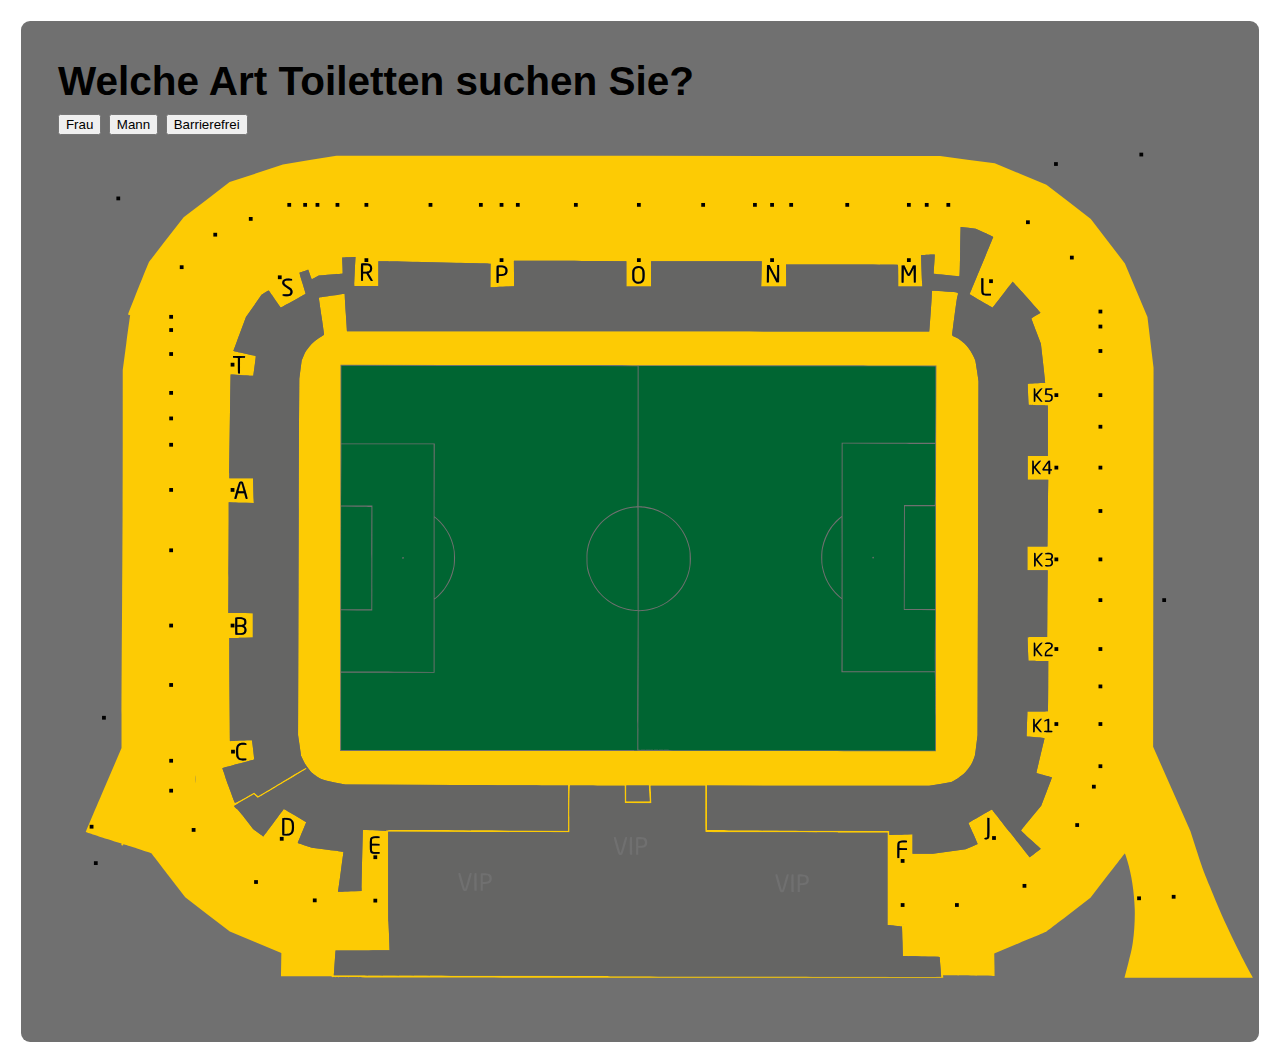
<file: index.html>
<!DOCTYPE html>
<html>
    <head>
        <meta charset="UTF-8">

        <title>Stadion Navigator</title>

        <link rel="stylesheet" href="css/style.css" />
        <script src="js/main.js"></script>
        <script src="js/webfunctions.js"></script>
    </head>
    <body>
        <div class="navbar">
            <input id="wc" type='image' src='img/toilets.svg' value='submit' onClick="startWC()"/>
            <input id="food" type='image' src='img/food.svg' value='submit' onClick="startFood()"/>
            <input id="b_access" type='image' src='img/rollstuhl.svg' value='submit' onClick="startAccess()"/>
            <input id="merch" type='image' src='img/merch.svg' value='submit' onClick="startMerch()"/>
        </div>
        <div class="inner-body">
            <div id="wctype">
                <h2  style="display: inline;">Welche Art Toiletten suchen Sie?</h2><br>
                <button onClick="settypeF()">Frau</button>
                <button onClick="settypeM()">Mann</button>
                <button onClick="settypeB()">Barrierefrei</button>
            </div>
            <div id="popup">
                <h2 style="display: inline;">Position eingeben</h2><br>
                <input type="text" id="position_inp"/><br>
                <button onClick="submitPosition(); getElementById('popup').style.zIndex = '0';getElementById('wctype').style.zIndex = '1'; ">Weiter</button>
            </div>
            <div class="map">
                <?xml version="1.0" encoding="UTF-8" standalone="no"?>
                <svg
                   xmlns:dc="http://purl.org/dc/elements/1.1/"
                   xmlns:cc="http://creativecommons.org/ns#"
                   xmlns:rdf="http://www.w3.org/1999/02/22-rdf-syntax-ns#"
                   xmlns:svg="http://www.w3.org/2000/svg"
                   xmlns="http://www.w3.org/2000/svg"
                   width="323.48962mm"
                   height="227.9386mm"
                   viewBox="0 0 323.48962 227.9386"
                   version="1.1"
                   id="svg8">
                  <defs
                     id="defs2">
                    <clipPath
                       clipPathUnits="userSpaceOnUse"
                       id="clipPath974">
                      <rect
                         style="fill:#ff0000;stroke-width:0.931;stroke-linejoin:round;paint-order:fill markers stroke"
                         id="rect976"
                         width="319.14102"
                         height="228.31877"
                         x="-241.27791"
                         y="18.898809" />
                    </clipPath>
                  </defs>
                  <metadata
                     id="metadata5">
                    <rdf:RDF>
                      <cc:Work
                         rdf:about="">
                        <dc:format>image/svg+xml</dc:format>
                        <dc:type
                           rdf:resource="http://purl.org/dc/dcmitype/StillImage" />
                        <dc:title></dc:title>
                      </cc:Work>
                    </rdf:RDF>
                  </metadata>
                  <g
                     id="g933"
                     transform="matrix(0.95443108,0,0,0.95443108,-133.81618,-21.665941)"
                     style="display:inline;opacity:1">
                    <path
                       style="display:inline;fill:#fdcb04;stroke-width:0.0846667"
                       d="m 239.26195,255.99104 c -25.42679,-0.08 -23.114,-0.0593 -23.114,-0.20699 0,-0.11188 -0.8416,-0.127 -7.06642,-0.127 h -7.06642 l 0.0524,-3.2411 0.0524,-3.24111 -7.14166,-2.96072 -7.14165,-2.96074 -6.182,-4.74594 -6.18201,-4.74594 -4.60351,-6.00672 c -2.53193,-3.30371 -4.65239,-6.07446 -4.71213,-6.15725 -0.0716,-0.0992 -1.37705,-0.55262 -3.8298,-1.33013 -2.04665,-0.64879 -3.78539,-1.20426 -3.86388,-1.23437 -0.0904,-0.0347 -0.14317,-0.0127 -0.14399,0.0601 -0.003,0.2362 -0.13742,0.33747 -0.37104,0.27883 -0.19975,-0.0501 -0.22251,-0.0883 -0.17677,-0.29655 l 0.0525,-0.23901 -0.9582,-0.30019 c -5.23745,-1.64078 -8.91499,-2.83624 -8.93807,-2.90547 -0.0154,-0.0463 2.20234,-5.29918 4.9284,-11.67303 l 4.95647,-11.58883 0.001,-9.39809 c 7.6e-4,-5.16896 0.0763,-19.70416 0.168,-32.30044 0.0999,-13.72463 0.16719,-30.95831 0.16799,-43.00547 l 0.001,-20.103142 0.97356,-7.286527 c 0.53545,-4.00759 1.00681,-7.42608 1.04745,-7.596645 0.0725,-0.304146 0.0685,-0.311138 -0.20858,-0.363113 -0.15537,-0.02915 -0.30433,-0.08833 -0.33102,-0.131522 -0.0438,-0.07081 5.49088,-13.971938 5.76415,-14.477581 0.0629,-0.116417 2.25897,-2.973917 4.88011,-6.35 l 4.76572,-6.138333 6.37138,-4.870913 6.37137,-4.870912 7.38676,-2.423583 7.38676,-2.423583 7.40834,-1.243619 7.40833,-1.243618 83.693,0.0594 83.69299,0.0594 7.56026,1.00131 7.56025,1.001309 7.16374,2.974508 7.16374,2.974509 6.15764,4.738442 6.15764,4.738443 4.72391,6.169896 4.72391,6.169896 3.12644,7.437557 3.12643,7.437557 0.84284,7.027333 0.84284,7.027334 -0.0575,52.535667 -0.0575,52.53567 5.17266,11.70624 5.17266,11.70625 1.60312,4.97308 c 1.54851,4.80367 1.67808,5.15914 3.80336,10.4341 1.21012,3.00355 2.83626,6.8707 3.61364,8.59366 2.21961,4.91954 5.98138,12.49768 7.84393,15.80171 0.2268,0.40232 0.41236,0.75485 0.41236,0.78339 0,0.0285 -8.00544,0.0519 -17.78987,0.0519 H 435.8375 l 0.0573,-0.1905 c 0.0315,-0.10477 0.49385,-1.88595 1.02746,-3.95816 0.85884,-3.33526 1.00315,-4.00088 1.25749,-5.79967 0.40052,-2.83274 0.59511,-6.23997 0.5198,-9.10167 -0.12203,-4.63709 -0.89766,-9.70792 -2.05472,-13.4332 -0.59606,-1.91907 -0.63835,-2.02601 -0.7692,-1.94513 -0.0469,0.029 -2.19428,2.79732 -4.77196,6.15188 l -4.68672,6.0992 -6.08928,4.67513 c -3.3491,2.57132 -6.2066,4.73639 -6.35,4.81127 -0.1434,0.0749 -3.40397,1.43874 -7.24572,3.03081 l -6.985,2.89467 0.0561,3.10752 c 0.0308,1.70913 0.0482,3.11556 0.0386,3.12539 -0.0185,0.0189 -9.31777,-0.11293 -12.44494,-0.1765 l -1.85164,-0.0376 0.0421,0.37331 0.0421,0.37329 -64.39976,-0.017 c -35.41987,-0.009 -72.30551,-0.0419 -81.9681,-0.0723 z m 145.796,-0.29355 c 0,-0.23154 -0.42561,-5.40507 -0.44603,-5.42177 -0.0108,-0.009 -2.30194,-0.0584 -5.09143,-0.1102 -2.78948,-0.0518 -5.08069,-0.10419 -5.09159,-0.11648 -0.0109,-0.0123 -0.067,-1.85112 -0.1248,-4.08632 -0.0577,-2.2352 -0.11888,-4.07956 -0.13585,-4.09856 -0.017,-0.019 -0.91701,-0.12162 -2.00008,-0.22803 -1.08308,-0.10642 -1.97875,-0.19564 -1.99039,-0.19828 -0.0116,-0.003 -0.0212,-5.7579 -0.0212,-12.78947 v -12.78466 l -6.70983,-0.0132 c -3.69041,-0.007 -6.82413,-0.0212 -6.96383,-0.0309 -0.1397,-0.01 -8.1788,-0.0473 -17.86467,-0.0836 -15.15289,-0.0568 -18.24333,-0.0763 -18.90183,-0.11938 -0.0837,-0.005 -0.10583,-1.34552 -0.10583,-6.39925 v -6.39233 h -7.54813 -7.54813 l 0.0563,1.3335 c 0.031,0.73342 0.0803,1.8159 0.10972,2.40551 l 0.0534,1.07199 -0.20277,0.0287 c -0.11152,0.0158 -1.78392,0.01 -3.71643,-0.0137 l -3.51367,-0.0423 -0.0225,-2.37796 -0.0225,-2.37795 -7.55026,-0.0541 c -4.15263,-0.0298 -7.55686,-0.0455 -7.56494,-0.035 -0.0475,0.0615 -0.1208,5.4438 -0.12145,8.91381 l -8.5e-4,4.06873 -0.5715,-0.0153 c -0.31432,-0.008 -11.63002,-0.0429 -25.146,-0.0768 l -24.5745,-0.0615 v 11.58669 c 0,6.56004 0.0367,12.33966 0.0848,13.32235 0.18396,3.75216 0.3451,7.89589 0.30846,7.93253 -0.0212,0.0212 -3.39492,0.0344 -7.49713,0.0294 -4.1022,-0.005 -7.46251,0.002 -7.46735,0.0149 -0.0182,0.05 -0.48285,6.88284 -0.46906,6.89739 0.008,0.008 14.66336,0.0549 32.56763,0.10339 17.90427,0.0485 37.75387,0.10824 44.11022,0.1328 6.35635,0.0245 23.31085,0.0688 37.67666,0.0984 14.36582,0.0296 26.13429,0.0665 26.15217,0.082 0.0179,0.0155 6.29485,0.0301 13.94884,0.0324 12.5302,0.004 13.91632,-0.009 13.91632,-0.12745 z m -10.43517,-14.40747 c -0.0815,-0.0213 -0.21484,-0.0213 -0.29633,0 -0.0815,0.0213 -0.0148,0.0387 0.14816,0.0387 0.16299,0 0.22966,-0.0174 0.14817,-0.0387 z m -152.31533,-9.22414 2.05317,-0.056 0.003,-0.60124 c 0.009,-2.06598 0.33043,-16.24477 0.36948,-16.28382 0.045,-0.045 3.72304,0.087 5.61815,0.20155 0.78575,0.0475 0.86783,0.0386 0.86783,-0.0937 0,-0.15771 0.57241,-0.15766 38.62916,0.004 l 11.7475,0.0498 v -6.27295 -6.27295 l -0.4445,-0.004 c -0.24447,-0.002 -14.14145,-0.0564 -30.88216,-0.11996 l -30.43767,-0.11547 -2.93879,-0.59548 c -3.60266,-0.73 -3.93555,-0.85386 -5.48554,-2.04113 -0.96104,-0.73613 -1.13707,-0.91555 -1.91478,-1.95157 -0.67169,-0.89479 -0.97026,-1.3875 -1.38398,-2.28391 l -0.52752,-1.143 -0.41613,-2.87867 -0.41613,-2.87867 0.12348,-41.91 c 0.0679,-23.0505 0.14485,-45.26547 0.17098,-49.366611 l 0.0475,-7.456615 0.33188,-2.534052 0.33187,-2.534053 0.51881,-1.23172 c 0.46292,-1.099031 0.60837,-1.347246 1.35019,-2.304116 0.67112,-0.865676 1.03335,-1.238105 1.87911,-1.932033 0.65609,-0.538313 1.30797,-0.989155 1.74397,-1.206138 0.38295,-0.190577 0.71042,-0.386138 0.72772,-0.434582 0.0173,-0.04844 -0.28085,-2.183578 -0.66258,-4.744744 -0.38172,-2.561167 -0.71785,-4.866217 -0.74697,-5.122334 l -0.0529,-0.465666 0.27325,-0.01952 c 0.15029,-0.01074 1.74519,-0.248863 3.54421,-0.529167 1.79903,-0.280305 3.29446,-0.509646 3.32317,-0.509646 0.0287,0 0.0524,0.295275 0.0527,0.656167 0,0.360892 0.13349,2.599267 0.29607,4.974167 0.16259,2.3749 0.29572,4.417663 0.29587,4.539473 v 0.221472 l 80.70849,0.04122 c 44.38968,0.02267 80.72168,0.03048 80.73778,0.01736 0.0465,-0.03793 0.60204,-8.050145 0.67279,-9.704053 0.0353,-0.823821 0.0847,-1.518428 0.10981,-1.543572 0.0251,-0.02514 1.65298,0.05666 3.61742,0.181776 4.14779,0.264183 3.70227,0.06812 3.35941,1.478427 -0.17006,0.700561 -1.39611,10.068384 -1.39611,10.669137 0,0.08654 0.27133,0.247877 0.78316,0.4657 0.58192,0.247644 1.05943,0.545532 1.85821,1.159198 0.97333,0.747763 1.15301,0.930232 1.89905,1.928565 0.80539,1.077734 1.47887,2.331562 1.84274,3.430655 0.0742,0.224004 0.30661,1.604276 0.51657,3.067269 l 0.38173,2.65999 -0.13364,49.071346 -0.13365,49.07135 -0.33722,2.70933 c -0.18548,1.49013 -0.37318,2.84736 -0.41712,3.01605 -0.0439,0.16869 -0.28593,0.79381 -0.53777,1.38916 -0.38837,0.91811 -0.58371,1.24678 -1.28661,2.16469 -0.68366,0.89277 -1.00731,1.22724 -1.84892,1.91076 -0.62023,0.50373 -1.36873,1.01548 -1.9092,1.30537 l -0.889,0.47681 -3.09033,0.52241 -3.09034,0.52239 -30.7975,-0.0235 -30.7975,-0.0235 10e-6,6.15327 v 6.15329 l 0.74083,0.0324 c 0.40746,0.0178 4.15078,0.0395 8.3185,0.0482 4.16772,0.009 9.23502,0.0354 11.26067,0.0594 2.02565,0.024 9.65517,0.067 16.95449,0.0955 l 13.2715,0.0518 v 0.55308 0.55308 l 1.7145,-0.0568 c 0.94298,-0.0312 2.39078,-0.0812 3.21734,-0.11105 l 1.50283,-0.0542 v 2.72256 2.72255 h 2.80693 2.80693 l 4.5379,-0.63627 4.53791,-0.63626 1.67544,-0.68946 c 0.9215,-0.37921 1.69012,-0.7132 1.70805,-0.74222 0.0179,-0.029 -0.55624,-1.36164 -1.27593,-2.9614 -0.71969,-1.59976 -1.29781,-2.91675 -1.28471,-2.92664 0.27753,-0.20954 6.44398,-3.76147 6.48481,-3.7353 0.0321,0.0206 2.38244,3.01026 5.223,6.64375 2.84057,3.63349 5.18372,6.60781 5.207,6.60959 0.0909,0.007 3.1389,-2.3033 3.11536,-2.36137 -0.0138,-0.034 -1.25651,-1.15701 -2.76166,-2.49568 -1.82079,-1.6194 -2.72114,-2.47436 -2.69031,-2.55469 0.0255,-0.0664 1.29018,-1.63933 2.81045,-3.49537 l 2.76411,-3.37463 1.51377,-3.91939 c 0.83257,-2.15566 1.4938,-3.93936 1.4694,-3.96376 -0.0244,-0.0244 -0.98542,-0.28567 -2.13561,-0.58057 -1.15018,-0.29491 -2.12043,-0.56539 -2.15611,-0.60107 -0.0357,-0.0357 0.44887,-2.17793 1.07677,-4.76057 0.6279,-2.58263 1.14182,-4.75372 1.14207,-4.82463 0,-0.10819 -0.39691,-0.15951 -2.47065,-0.31913 -1.35909,-0.10461 -2.47595,-0.19899 -2.48191,-0.20974 -0.006,-0.0107 0.0364,-1.33398 0.094,-2.94053 0.0577,-1.60655 0.10772,-3.15639 0.11125,-3.44409 l 0.006,-0.52308 2.82939,-0.0272 c 1.55616,-0.015 2.84826,-0.0463 2.87134,-0.0696 0.0231,-0.0233 0.0526,-3.16653 0.0657,-6.985 l 0.0237,-6.94266 -2.72573,-0.0223 c -1.49915,-0.0123 -2.72882,-0.0313 -2.73259,-0.0423 -0.0329,-0.0957 -0.29931,-6.46992 -0.27247,-6.51816 0.0194,-0.0349 1.24765,-0.0635 2.72939,-0.0635 h 2.69407 l 0.0529,-7.00617 c 0.0291,-3.85339 0.0623,-8.01581 0.0738,-9.24983 l 0.0208,-2.24367 -2.81516,-0.0223 -2.81517,-0.0223 v -3.25853 -3.25852 h 2.7814 2.7814 l 0.0552,-5.3975 c 0.0304,-2.96863 0.0797,-7.14058 0.10972,-9.271 l 0.0545,-3.8735 h -2.8488 -2.84879 v -3.302 -3.302 h 2.794 2.794 v -6.97294 -6.972942 l -0.52042,-0.05439 c -0.28626,-0.02992 -1.46855,-0.05439 -2.62735,-0.05439 -1.61073,0 -2.11501,-0.02492 -2.14131,-0.105834 -0.0441,-0.13552 -0.31925,-5.828873 -0.28345,-5.864176 0.0311,-0.03069 3.79014,-0.210657 4.40015,-0.210657 h 0.41035 l -0.002,-0.3175 c -9.3e-4,-0.174625 -0.26361,-2.62255 -0.58374,-5.439833 l -0.58204,-5.122334 -1.32126,-3.448522 c -0.7267,-1.896688 -1.3211,-3.477838 -1.32089,-3.513667 0,-0.03583 0.57332,-0.403171 1.2736,-0.816315 0.70029,-0.413144 1.26209,-0.777972 1.24846,-0.810728 -0.0475,-0.11417 -7.62631,-8.555737 -7.67768,-8.55168 -0.0285,0.0022 -1.27096,1.586335 -2.76109,3.520192 -1.49013,1.933857 -2.74964,3.549863 -2.79891,3.591123 -0.0564,0.04725 -1.24727,-0.618074 -3.21733,-1.797527 -1.72027,-1.029901 -3.14009,-1.882199 -3.15516,-1.893998 -0.0151,-0.0118 1.44015,-3.558774 3.23381,-7.882166 1.79366,-4.323391 3.27284,-7.908604 3.28707,-7.967138 0.0161,-0.06647 -0.88736,-0.516567 -2.40647,-1.198823 l -2.43232,-1.092396 -2.08209,-0.269882 c -1.14514,-0.148435 -2.0955,-0.256462 -2.1119,-0.240061 -0.0164,0.0164 -0.0782,3.106193 -0.13734,6.866204 -0.0852,5.41713 -0.12986,6.836384 -0.21514,6.836384 -0.31282,0 -7.08895,-0.681502 -7.12392,-0.716481 -0.0227,-0.02272 0.0463,-1.223736 0.1533,-2.668922 0.10703,-1.445186 0.16937,-2.652852 0.13852,-2.683702 -0.0652,-0.06516 -3.69186,0.11029 -3.76365,0.182076 -0.0452,0.04523 0.18523,6.196287 0.29591,7.897862 l 0.051,0.783167 h -3.35683 -3.35683 v -2.96599 c 0,-2.298937 -0.0238,-2.973334 -0.10584,-2.99864 -0.0582,-0.01796 -7.04955,-0.05349 -15.53633,-0.07896 l -15.4305,-0.04631 v 3.044952 3.04495 h -3.4375 -3.4375 l 0.0624,-3.471334 0.0624,-3.471333 h -15.33625 -15.33624 v 3.471333 3.471334 h -3.429 -3.429 V 60.89617 57.396473 l -8.4455,-0.05626 c -4.64503,-0.03094 -11.66122,-0.05628 -15.59154,-0.05631 l -7.14603,-4.6e-5 0.034,3.534833 0.034,3.534834 -2.159,0.09586 c -1.18745,0.05272 -2.66864,0.121735 -3.29153,0.153359 l -1.13253,0.0575 0.036,-3.264858 c 0.0198,-1.795673 0.0342,-3.264991 0.0319,-3.265155 -0.31648,-0.02244 -29.39235,-0.676544 -30.08201,-0.676741 l -1.03716,-2.96e-4 v 3.429 3.429 h -3.34434 -3.34433 V 63.89917 c 0,-0.454732 0.21821,-5.383891 0.29997,-6.776082 l 0.0517,-0.880439 -1.83133,0.04532 c -1.00724,0.02493 -1.84108,0.05917 -1.85298,0.07611 -0.0119,0.01693 0.0206,1.021384 0.0723,2.232117 0.0517,1.210733 0.073,2.225664 0.0473,2.255402 -0.0257,0.02974 -1.0182,0.116945 -2.20565,0.193794 -1.18745,0.07685 -2.66337,0.178812 -3.27983,0.226583 l -1.12083,0.08686 -0.89496,0.507076 c -0.49223,0.278892 -0.94587,0.526611 -1.00809,0.550489 -0.0816,0.0313 -0.23697,-0.330238 -0.55695,-1.295726 -0.2441,-0.736527 -0.45076,-1.348122 -0.45926,-1.359099 -0.0251,-0.03238 -2.36819,0.75567 -2.44053,0.820802 -0.0364,0.03274 0.33752,1.344618 0.83085,2.915282 0.49334,1.570664 0.88447,2.893273 0.86918,2.939131 -0.0225,0.06761 -6.66219,3.775418 -6.85493,3.828028 -0.031,0.0085 -0.78679,-1.032368 -1.67954,-2.312951 -0.89274,-1.280583 -1.65163,-2.358205 -1.68642,-2.394714 -0.0348,-0.03651 -0.4982,0.207876 -1.0298,0.54308 l -0.96655,0.609461 -2.15872,3.097586 -2.15872,3.097587 -1.75674,4.692323 c -0.9662,2.580778 -1.744,4.705059 -1.72843,4.720625 0.0156,0.01557 1.41353,0.33403 3.10659,0.707699 1.69306,0.373669 3.0933,0.694415 3.11166,0.712771 0.0257,0.02571 -0.65891,5.387705 -0.69367,5.432951 -0.004,0.0057 -1.41767,-0.07431 -3.14064,-0.177813 -1.72297,-0.103501 -3.13942,-0.183966 -3.14767,-0.178811 -0.022,0.01376 -0.36762,25.850628 -0.36674,27.418418 l 7.4e-4,1.3335 h 3.29004 3.29003 l 0.0554,2.30717 c 0.0305,1.26894 0.0793,2.81563 0.10849,3.43708 l 0.0531,1.12992 -2.27669,-0.0514 c -1.25218,-0.0283 -2.81961,-0.0732 -3.48319,-0.0998 l -1.2065,-0.0484 v 5.41172 c 0,2.97645 -0.0253,9.87573 -0.0563,15.33176 l -0.0563,9.92002 h 1.22793 c 0.67535,0 2.20565,0.0252 3.40065,0.0559 l 2.17274,0.0559 v 3.3595 3.35951 l -2.2225,0.0557 c -1.22238,0.0307 -2.68923,0.0558 -3.25967,0.0559 h -1.03717 l -10e-4,2.39184 c -0.002,3.47211 0.18559,26.17793 0.21615,26.21187 0.0142,0.0158 1.36966,-0.0508 3.01208,-0.14792 1.80653,-0.10685 3.00537,-0.14564 3.03469,-0.0982 0.0748,0.12095 0.69859,5.26559 0.645,5.31918 -0.026,0.026 -2.0171,0.57565 -4.42468,1.22145 -2.40757,0.6458 -4.3866,1.18339 -4.39784,1.19462 -0.0112,0.0112 0.14743,0.49602 0.3526,1.07729 0.20517,0.58127 0.37411,1.10307 0.37542,1.15954 0.001,0.0565 0.42004,1.23756 0.93051,2.62466 1.73313,4.70946 1.71776,4.67156 1.90555,4.70139 0.20444,0.0325 1.16513,-0.46396 3.50751,-1.81255 l 1.72685,-0.99422 0.54776,0.50193 c 0.42467,0.38913 0.57887,0.48437 0.68615,0.42379 0.0761,-0.043 3.05236,-1.82851 6.61389,-3.96784 6.18339,-3.71422 6.48078,-3.88214 6.59263,-3.72246 0.0645,0.092 0.0842,0.19674 0.0438,0.23286 -0.14473,0.12958 -13.39521,8.0481 -13.46732,8.0481 -0.0406,0 -0.28071,-0.20955 -0.53364,-0.46567 -0.25294,-0.25612 -0.49562,-0.46567 -0.53929,-0.46567 -0.12563,0 -5.28628,3.00335 -5.46118,3.17825 -0.0569,0.0569 0.37578,0.50533 0.86704,0.89844 0.24667,0.19739 1.20379,1.35777 2.38301,2.8891 l 1.97077,2.55921 1.41307,1.04404 c 0.77719,0.57421 1.42327,1.03141 1.43573,1.016 0.0125,-0.0153 1.29114,-1.72332 2.84151,-3.79553 1.55037,-2.07222 2.8294,-3.78063 2.84228,-3.79647 0.0129,-0.0158 1.41267,0.79941 3.11065,1.81166 l 3.08723,1.84044 -0.46108,1.10935 c -1.32789,3.19489 -1.90831,4.63287 -1.87978,4.65719 0.0174,0.0149 0.908,0.31985 1.97903,0.67775 l 1.94734,0.65074 4.3561,0.54917 c 2.39586,0.30203 4.36687,0.55992 4.38001,0.57306 0.0131,0.0131 -0.31832,2.49176 -0.7366,5.50803 -0.41828,3.01627 -0.76051,5.5053 -0.76051,5.53119 0,0.0259 0.54292,0.023 1.2065,-0.006 0.66357,-0.0294 2.13042,-0.0787 3.25966,-0.10951 z m 151.15116,-10.31783 v -1.143 h 1.05834 1.05833 v -0.254 -0.254 h -1.05833 -1.05834 v -0.57383 c 0,-0.90129 0.0615,-0.95017 1.19551,-0.95017 h 0.93189 l -0.0265,-0.27517 -0.0265,-0.27516 -0.81004,-0.024 c -0.99756,-0.0296 -1.39756,0.0861 -1.66336,0.48107 -0.18851,0.28013 -0.1936,0.34187 -0.1936,2.3495 v 2.06181 h 0.29633 0.29633 z m -144.29316,-0.011 c 0.14171,-0.038 0.1905,-0.11358 0.1905,-0.29518 v -0.24412 h -0.889 c -1.17136,0 -1.22766,-0.0485 -1.22766,-1.05834 v -0.71966 h 1.05833 1.05833 v -0.254 -0.254 h -1.05833 -1.05833 v -0.57383 c 0,-0.9013 0.0615,-0.95017 1.1955,-0.95017 h 0.93189 l -0.0265,-0.27517 -0.0265,-0.27517 -0.81004,-0.024 c -0.99756,-0.0296 -1.39756,0.0861 -1.66336,0.48106 -0.18513,0.27511 -0.1936,0.35946 -0.1936,1.92889 0,2.08908 0.0723,2.29136 0.889,2.48846 0.31867,0.0769 1.37599,0.0933 1.62983,0.0253 z m 168.83422,-4.13129 c 0.41605,-0.21514 0.43561,-0.36008 0.43561,-3.22767 v -2.66301 h -0.29633 -0.29634 v 2.58789 c 0,1.622 -0.0327,2.64903 -0.0876,2.75167 -0.061,0.11398 -0.17765,0.16377 -0.38366,0.16377 -0.30695,0 -0.43615,0.14279 -0.34475,0.381 0.0635,0.16542 0.65801,0.16929 0.97311,0.006 z M 204.65664,216.4735 c 0.40518,-0.17923 0.74227,-0.56457 0.89629,-1.02458 0.12084,-0.36092 0.12534,-2.05976 0.007,-2.48735 -0.10418,-0.37515 -0.50674,-0.8617 -0.86714,-1.04808 -0.30007,-0.15517 -1.3946,-0.24594 -1.95404,-0.16204 l -0.39368,0.059 0.0225,2.38644 0.0225,2.38645 0.33867,0.0568 c 0.56856,0.0953 1.52249,0.0129 1.92835,-0.16666 z m -1.69713,-2.2732 0.0228,-1.93492 0.59367,0.004 c 1.10517,0.008 1.41544,0.37097 1.46683,1.71445 0.0394,1.0312 -0.0708,1.51259 -0.42399,1.85101 -0.22767,0.21816 -0.31588,0.2428 -0.96631,0.26999 l -0.71576,0.0299 0.0228,-1.93492 z m 101.19384,-8.05208 c -0.029,-0.54716 -0.0777,-1.52824 -0.10821,-2.18017 l -0.0555,-1.18533 -3.1115,-0.0222 -3.1115,-0.0222 v 2.20237 2.20238 h 3.21971 3.21972 z m -125.72737,-5.17786 c -0.0335,-0.56136 -0.0846,-1.00604 -0.11364,-0.98819 -0.029,0.0179 -0.0178,0.49336 0.0249,1.05668 0.0427,0.56332 0.0938,1.008 0.11364,0.98818 0.0198,-0.0198 0.009,-0.49532 -0.0249,-1.05667 z m 13.63431,-5.15779 c 0.29978,-0.0532 0.33866,-0.0872 0.33866,-0.29614 v -0.23609 l -0.81679,-0.0165 c -0.90669,-0.0183 -1.091,-0.10649 -1.31156,-0.62759 -0.15769,-0.37257 -0.15669,-2.13163 0.001,-2.51006 0.21865,-0.52328 0.48096,-0.64649 1.37635,-0.64649 h 0.79291 v -0.24221 c 0,-0.22896 -0.0243,-0.24513 -0.4445,-0.2956 -1.29036,-0.15499 -1.94033,0.12684 -2.31686,1.00462 -0.22481,0.52412 -0.2095,2.40116 0.0238,2.92265 0.19229,0.42973 0.60351,0.81865 0.94487,0.89364 0.12447,0.0273 0.26441,0.0624 0.31098,0.0779 0.14808,0.0494 0.75005,0.034 1.10066,-0.0282 z m 191.52142,-39.53235 c -10e-4,-20.33837 0.0289,-44.39436 0.0668,-53.45778 l 0.0691,-16.478931 -17.72367,-0.04225 c -9.74801,-0.02323 -33.28751,-0.04654 -52.30999,-0.05179 -19.02248,-0.0053 -48.21661,-0.03509 -64.87583,-0.06631 l -30.2895,-0.05676 -8e-5,17.772821 c -5e-5,9.77505 -0.0254,33.86052 -0.0563,53.52326 l -0.0563,35.75043 57.1005,0.0212 c 31.40528,0.0117 68.57032,0.031 82.58898,0.0431 l 25.4885,0.0218 -0.002,-36.97882 z m 27.40244,30.86033 0.0241,-0.86783 0.71046,0.86783 c 0.64461,0.78739 0.73682,0.86783 0.99484,0.86783 0.1564,0 0.28437,-0.023 0.28437,-0.0511 0,-0.0281 -0.29528,-0.39973 -0.65617,-0.82581 -0.36089,-0.42609 -0.70765,-0.84027 -0.77059,-0.92041 -0.10155,-0.12933 -0.0286,-0.2435 0.6484,-1.01518 0.41955,-0.47822 0.74501,-0.89828 0.72325,-0.93349 -0.0217,-0.0352 -0.13046,-0.064 -0.24157,-0.064 -0.15082,0 -0.39089,0.2183 -0.9475,0.86154 l -0.74549,0.86156 -0.0423,-0.84039 c -0.0399,-0.79215 -0.0533,-0.84192 -0.23284,-0.86743 l -0.1905,-0.0271 v 1.91089 1.91089 h 0.20871 c 0.20668,0 0.20894,-0.008 0.23283,-0.86783 z m 4.89246,0.65617 c 0,-0.19756 -0.0282,-0.21167 -0.42333,-0.21167 h -0.42333 v -1.65366 c 0,-1.43488 -0.0179,-1.66051 -0.13491,-1.70542 -0.0742,-0.0285 -0.38852,0.0598 -0.6985,0.19615 -0.42164,0.18548 -0.57041,0.29514 -0.59065,0.43543 -0.0333,0.23106 0.0828,0.23534 0.55622,0.0204 l 0.35984,-0.16333 v 1.4352 1.43519 h -0.46567 c -0.44027,0 -0.46567,0.0115 -0.46567,0.21167 v 0.21166 h 1.143 1.143 z m -4.72313,-21.73817 0.0241,-0.86783 0.71047,0.86783 c 0.64461,0.78739 0.73682,0.86783 0.99483,0.86783 0.1564,0 0.28437,-0.023 0.28437,-0.0511 0,-0.0281 -0.29528,-0.39973 -0.65617,-0.82581 -0.36089,-0.42609 -0.70765,-0.84027 -0.77058,-0.92041 -0.10155,-0.12933 -0.0286,-0.2435 0.64839,-1.01518 0.41955,-0.47822 0.74501,-0.89828 0.72326,-0.93349 -0.0218,-0.0352 -0.13046,-0.064 -0.24157,-0.064 -0.15083,0 -0.3909,0.2183 -0.94751,0.86154 l -0.74549,0.86156 -0.0423,-0.84039 c -0.0399,-0.79215 -0.0533,-0.84192 -0.23283,-0.86743 l -0.1905,-0.0271 v 1.91089 1.91089 h 0.2087 c 0.20669,0 0.20894,-0.008 0.23283,-0.86783 z m 4.8078,0.65617 v -0.21167 h -0.889 -0.889 v -0.24258 c 0,-0.33401 0.24149,-0.61144 0.97151,-1.1161 0.72973,-0.50447 0.94638,-0.84959 0.83335,-1.32752 -0.10332,-0.43691 -0.42463,-0.64316 -1.06494,-0.68357 -0.6854,-0.0433 -1.12092,0.0666 -1.12092,0.28279 0,0.14861 0.0579,0.15972 0.70465,0.13522 0.79786,-0.0302 1.03102,0.0839 1.03102,0.50476 0,0.24204 -0.1391,0.38325 -1.01504,1.03037 -0.57631,0.42577 -0.76296,0.7547 -0.76296,1.34448 v 0.49548 h 1.10066 1.10067 z m -224.25209,-5.83135 c 0.83512,-0.34894 1.07953,-1.50373 0.45025,-2.12735 l -0.26849,-0.26607 0.27517,-0.27151 c 0.24444,-0.24119 0.27517,-0.32372 0.27517,-0.73899 0,-0.96917 -0.45392,-1.31082 -1.82034,-1.37007 -0.49706,-0.0216 -0.94336,0.001 -1.08084,0.0546 l -0.23417,0.0913 0.0225,2.35108 0.0225,2.35108 0.33867,0.0569 c 0.48728,0.0819 1.69819,0.003 2.01957,-0.13091 z m -1.8079,-1.28934 v -0.89769 l 0.71352,0.0299 c 0.91014,0.0381 1.17817,0.20336 1.21821,0.7512 0.0598,0.81733 -0.18305,1.01432 -1.25019,1.01432 h -0.68154 z m 0,-2.19265 v -0.80433 l 0.48683,0.002 c 1.05282,0.004 1.4605,0.24383 1.4605,0.85787 0,0.24082 -0.0576,0.39073 -0.20782,0.54096 -0.19001,0.19001 -0.27343,0.20781 -0.97366,0.20781 h -0.76585 v -0.80433 z m 225.29184,-15.37359 c 0.59537,-0.12768 0.85282,-0.44369 0.85282,-1.04682 0,-0.32478 -0.0482,-0.50902 -0.17548,-0.67083 l -0.17548,-0.22309 0.17548,-0.22309 c 0.27028,-0.34359 0.24275,-0.9692 -0.0574,-1.30392 -0.1916,-0.21369 -0.31748,-0.26834 -0.71085,-0.3086 -0.26291,-0.0269 -0.65574,-0.0223 -0.87294,0.0103 -0.33778,0.0506 -0.39113,0.0848 -0.36865,0.23608 0.0244,0.16435 0.0745,0.17556 0.70721,0.15846 0.59806,-0.0162 0.70055,0.003 0.84217,0.15977 0.19584,0.21641 0.20154,0.72564 0.0103,0.91692 -0.0886,0.0886 -0.35581,0.14957 -0.79126,0.18045 -0.50722,0.036 -0.65744,0.0756 -0.65744,0.17363 0,0.098 0.14677,0.13665 0.6436,0.16933 0.35397,0.0233 0.70218,0.0911 0.77379,0.15075 0.17476,0.14553 0.23109,0.48627 0.13683,0.82766 -0.10104,0.36595 -0.45964,0.49259 -1.16789,0.41246 -0.48416,-0.0548 -0.51333,-0.0479 -0.51333,0.12058 0,0.18108 0.1,0.22738 0.635,0.29415 0.1397,0.0174 0.26166,0.0374 0.271,0.0444 0.009,0.007 0.20849,-0.0284 0.44252,-0.0786 z m -3.95498,-0.86124 0.0241,-0.86784 0.71046,0.86784 c 0.64461,0.78739 0.73682,0.86783 0.99484,0.86783 0.1564,0 0.28437,-0.023 0.28437,-0.0511 0,-0.0281 -0.29528,-0.39973 -0.65617,-0.82582 -0.36089,-0.42608 -0.70765,-0.84026 -0.77059,-0.9204 -0.10155,-0.12933 -0.0286,-0.2435 0.6484,-1.01519 0.41955,-0.47821 0.74501,-0.89827 0.72325,-0.93348 -0.0217,-0.0352 -0.13046,-0.064 -0.24157,-0.064 -0.15082,0 -0.39089,0.2183 -0.9475,0.86154 l -0.74549,0.86155 -0.0423,-0.84038 c -0.0399,-0.79215 -0.0533,-0.84192 -0.23284,-0.86743 l -0.1905,-0.0271 v 1.91089 1.91089 h 0.20871 c 0.20668,0 0.20894,-0.008 0.23283,-0.86783 z m -221.33686,-18.67142 0.21166,-0.78557 0.83671,0.0236 0.83671,0.0236 0.22264,0.762 0.22265,0.762 h 0.29531 c 0.36149,0 0.38794,0.1957 -0.30893,-2.286 -0.66006,-2.3506 -0.66607,-2.36667 -0.92946,-2.48668 -0.55236,-0.25167 -0.88139,-0.0134 -1.12481,0.81446 -0.41966,1.42729 -1.10915,3.87681 -1.10915,3.94043 0,0.0387 0.14288,0.0585 0.3175,0.0441 l 0.3175,-0.0263 z m 0.34107,-1.30992 c 0.032,-0.28138 0.65743,-2.19412 0.71726,-2.19352 0.0466,8.4e-4 0.22204,0.49895 0.38994,1.10776 l 0.30527,1.10693 h -0.70744 c -0.38909,0 -0.70635,-0.01 -0.70503,-0.0212 z m 220.48779,-5.588 0.0241,-0.86783 0.71046,0.86783 c 0.64461,0.7874 0.73682,0.86784 0.99484,0.86784 0.1564,0 0.28437,-0.023 0.28437,-0.0511 0,-0.0281 -0.29528,-0.39972 -0.65617,-0.82581 -0.36089,-0.42608 -0.70765,-0.84026 -0.77059,-0.9204 -0.10155,-0.12933 -0.0286,-0.2435 0.6484,-1.01519 0.41955,-0.47821 0.74501,-0.89828 0.72325,-0.93348 -0.0218,-0.0352 -0.13046,-0.064 -0.24157,-0.064 -0.15082,0 -0.39089,0.21829 -0.9475,0.86154 l -0.74549,0.86155 -0.0423,-0.84038 c -0.0399,-0.79215 -0.0533,-0.84193 -0.23284,-0.86743 l -0.1905,-0.0271 v 1.91088 1.9109 h 0.20871 c 0.20668,0 0.20894,-0.008 0.23283,-0.86784 z m 4.5538,0.35984 v -0.508 h 0.25989 c 0.22108,0 0.25584,-0.0284 0.23283,-0.1905 -0.0193,-0.13584 -0.0932,-0.19812 -0.25754,-0.21706 l -0.23048,-0.0266 -0.0235,-1.15877 -0.0235,-1.15877 -0.21608,-0.0252 c -0.26218,-0.0306 -0.2985,0.008 -1.22206,1.29807 -0.52195,0.72907 -0.71873,1.07244 -0.70191,1.22477 0.023,0.2078 0.0384,0.2121 0.84889,0.2359 l 0.8255,0.0242 v 0.50493 c 0,0.5046 0,0.50494 0.254,0.50494 h 0.254 z m -1.56394,-1.16417 c 0.0764,-0.12806 0.34529,-0.51708 0.59746,-0.86449 l 0.45848,-0.63165 v 0.86449 0.86448 h -0.59745 -0.59746 z m 1.7756,-18.553098 c 0.53011,-0.298089 0.70733,-1.10619 0.35691,-1.627381 -0.22199,-0.330151 -0.5985,-0.487637 -1.18241,-0.494575 -0.38135,-0.0045 -0.40211,-0.01683 -0.40123,-0.237612 8.4e-4,-0.128058 0.0245,-0.375708 0.0534,-0.550333 l 0.0525,-0.3175 h 0.75092 c 0.74713,0 0.75092,-0.0011 0.75092,-0.21444 v -0.214439 l -0.9512,0.02394 -0.95122,0.02394 -0.0561,0.338666 c -0.0308,0.186267 -0.0695,0.605367 -0.086,0.931334 l -0.0299,0.592666 0.69002,0.04233 c 0.51787,0.03177 0.73439,0.08257 0.86784,0.203622 0.25272,0.229241 0.23958,0.731364 -0.0272,1.04049 -0.19571,0.226743 -0.23639,0.23692 -0.89395,0.223625 -0.6615,-0.01338 -0.68785,-0.0066 -0.66278,0.169333 0.021,0.1472 0.10107,0.193597 0.4071,0.23578 0.50557,0.06969 1.00078,0.0057 1.31233,-0.169449 z m -4.34213,-0.708568 0.0241,-0.867833 0.71047,0.867833 c 0.64461,0.787391 0.73682,0.867833 0.99483,0.867833 0.1564,0 0.28437,-0.023 0.28437,-0.05111 0,-0.02811 -0.29528,-0.399728 -0.65617,-0.825813 -0.36089,-0.426085 -0.70765,-0.840268 -0.77058,-0.920407 -0.10155,-0.129321 -0.0286,-0.243494 0.64839,-1.015184 0.41955,-0.478212 0.74501,-0.898278 0.72326,-0.93348 -0.0218,-0.0352 -0.13046,-0.064 -0.24157,-0.064 -0.15083,0 -0.3909,0.218294 -0.94751,0.861546 l -0.74549,0.861545 -0.0423,-0.840378 c -0.0399,-0.792152 -0.0533,-0.841932 -0.23283,-0.867435 l -0.1905,-0.02706 v 1.910889 1.910888 h 0.2087 c 0.20669,0 0.20894,-0.0084 0.23283,-0.867833 z M 190.66329,86.369471 v -2.155576 l 0.6985,-0.02459 c 0.69213,-0.02437 0.69874,-0.02671 0.72529,-0.257424 l 0.0268,-0.232833 h -1.69896 -1.69896 v 0.254 0.254 h 0.67734 0.67733 v 2.102555 c 0,1.156407 0.0254,2.127957 0.0565,2.159 0.031,0.03104 0.16439,0.05644 0.29633,0.05644 h 0.23989 z m 13.95322,-19.410992 c 0.45601,-0.227012 0.64573,-0.540363 0.64573,-1.066542 0,-0.620189 -0.21304,-0.881241 -1.22839,-1.505192 -0.46379,-0.285009 -0.89965,-0.598713 -0.96857,-0.69712 -0.17368,-0.247957 -0.15657,-0.533339 0.044,-0.733911 0.14881,-0.148809 0.28222,-0.169334 1.10066,-0.169334 h 0.93134 v -0.247261 c 0,-0.242259 -0.0113,-0.248473 -0.55976,-0.307206 -1.4782,-0.158302 -2.23484,0.22442 -2.23393,1.129951 5.1e-4,0.490933 0.26667,0.821807 1.07904,1.341353 0.95528,0.610938 1.20665,0.848438 1.20665,1.140079 0,0.597626 -0.28868,0.753084 -1.39842,0.753084 h -0.81416 l 0.0268,0.232834 c 0.0236,0.205491 0.0715,0.239393 0.40779,0.288692 0.57968,0.08499 1.42372,0.0086 1.76122,-0.159427 z m 193.7976,0.0064 c 0.4202,-0.05047 0.4445,-0.06664 0.4445,-0.295598 V 66.42705 h -0.889 c -1.30025,0 -1.22766,0.137668 -1.22766,-2.328333 V 62.10905 h -0.29634 -0.29633 v 2.061813 c 0,2.004021 0.005,2.069815 0.1924,2.347322 0.29533,0.43823 0.95643,0.580717 2.07243,0.44667 z m -96.41783,-3.488293 c 0.165,-0.08521 0.4143,-0.316653 0.554,-0.514315 0.24972,-0.353325 0.25449,-0.380116 0.2833,-1.588799 0.0237,-0.993544 0.002,-1.300057 -0.11133,-1.597628 -0.52735,-1.380846 -2.59432,-1.406789 -3.20581,-0.04024 -0.14373,0.3212 -0.172,0.563604 -0.17338,1.486252 -10e-4,0.97966 0.0201,1.147308 0.19329,1.505135 0.10722,0.221474 0.31731,0.496019 0.46688,0.610101 0.51973,0.396418 1.37907,0.456562 1.99305,0.13949 z m -1.52897,-0.544947 c -0.16438,-0.110521 -0.33101,-0.319192 -0.38875,-0.486834 -0.12505,-0.363067 -0.14046,-1.960527 -0.023,-2.383458 0.13409,-0.482777 0.50673,-0.746276 1.05539,-0.746276 0.36236,0 0.50416,0.04332 0.71069,0.217109 0.33961,0.285756 0.43166,0.656161 0.42998,1.730224 -0.002,1.04044 -0.15994,1.513101 -0.57948,1.730052 -0.37232,0.192538 -0.86502,0.167669 -1.20483,-0.06082 z M 262.37595,62.490047 V 61.51638 h 0.60401 c 0.7832,0 1.18341,-0.125968 1.52724,-0.48071 0.25422,-0.262287 0.28141,-0.341435 0.30866,-0.898293 0.0259,-0.529541 0.003,-0.650029 -0.16897,-0.906997 -0.10936,-0.162983 -0.34746,-0.369131 -0.52911,-0.458107 -0.37068,-0.181566 -1.34379,-0.27275 -1.94639,-0.182384 l -0.38811,0.0582 v 2.407812 2.407813 h 0.29634 0.29633 z m 0.0184,-2.434167 0.0239,-0.9525 0.29409,-0.02794 c 0.91022,-0.08648 1.52625,0.278762 1.52625,0.904918 0,0.768267 -0.33161,1.028024 -1.31239,1.028024 h -0.55582 z m 112.25647,1.354667 0.007,-1.9685 0.44404,0.90487 c 0.56094,1.143099 0.59578,1.184309 0.97431,1.152577 0.29733,-0.02492 0.31405,-0.04638 0.81159,-1.041447 l 0.508,-1.016 0.0227,1.973747 0.0227,1.973747 0.27359,-0.02641 0.27359,-0.02641 V 60.966047 58.59538 l -0.3858,-0.02514 -0.3858,-0.02514 -0.577,1.193109 c -0.31736,0.656211 -0.60095,1.171034 -0.6302,1.144052 -0.0293,-0.02698 -0.30085,-0.55257 -0.60353,-1.167973 l -0.55033,-1.118914 -0.40217,-0.0258 -0.40217,-0.02581 v 2.417639 2.417639 h 0.29634 0.29633 l 0.007,-1.9685 z m -37.32529,-0.03975 0.0228,-1.923586 1.00917,1.923586 1.00916,1.923588 h 0.36506 c 0.30833,0 0.37229,-0.0296 0.41163,-0.1905 0.0256,-0.104775 0.0359,-1.1811 0.0228,-2.391833 l -0.0238,-2.201334 h -0.29633 -0.29633 l -0.0423,1.862667 -0.0423,1.862667 -0.97489,-1.862667 -0.97488,-1.862667 -0.40095,-0.02581 -0.40095,-0.02581 v 2.417639 2.417639 h 0.29474 0.29475 z m -112.54157,0.484255 v -1.016 l 0.4445,0.0017 0.4445,0.0017 0.59267,1.012589 c 0.58935,1.006912 0.59444,1.012598 0.91017,1.014294 0.17462,9.39e-4 0.3175,-0.03467 0.3175,-0.07912 0,-0.04446 -0.26143,-0.513705 -0.58095,-1.042773 l -0.58096,-0.961944 0.29892,-0.163727 c 0.50049,-0.274124 0.65132,-0.557121 0.65132,-1.22206 0,-0.674329 -0.14901,-0.943312 -0.67333,-1.215407 -0.36302,-0.188391 -1.38971,-0.282936 -2.02992,-0.186931 l -0.38708,0.05805 v 2.407811 2.407813 h 0.29633 0.29633 v -1.016 z m 0,-2.410807 v -0.908042 l 0.76939,0.02959 c 0.72094,0.02773 0.78225,0.04455 0.97367,0.267145 0.33074,0.384627 0.24745,1.069007 -0.16159,1.327479 -0.10145,0.06412 -0.49879,0.133514 -0.88297,0.15422 l -0.6985,0.03765 z"
                       id="path943" />
                    <path
                       style="display:inline;fill:#656564;stroke-width:0.0846667"
                       d="m 357.19278,255.79256 c -0.0179,-0.0156 -11.78635,-0.0525 -26.15216,-0.082 -14.36582,-0.0296 -31.32032,-0.0739 -37.67667,-0.0984 -6.35635,-0.0246 -26.20595,-0.0843 -44.11021,-0.1328 -17.90428,-0.0485 -32.55971,-0.095 -32.56764,-0.10339 -0.0138,-0.0146 0.45089,-6.84741 0.46906,-6.89739 0.005,-0.0133 3.36515,-0.02 7.46735,-0.0149 4.10221,0.005 7.47592,-0.008 7.49713,-0.0294 0.0366,-0.0366 -0.1245,-4.18037 -0.30846,-7.93253 -0.0482,-0.98269 -0.085,-6.76231 -0.0848,-13.32235 v -11.58669 l 24.5745,0.0615 c 13.51597,0.0338 24.83167,0.0683 25.146,0.0768 l 0.57149,0.0153 8.5e-4,-4.06873 c 8.5e-4,-3.47001 0.074,-8.85226 0.12145,-8.91381 0.008,-0.0105 3.41231,0.005 7.56495,0.035 l 7.55025,0.0541 0.0225,2.37795 0.0225,2.37796 3.51367,0.0423 c 1.93252,0.0233 3.60491,0.0294 3.71643,0.0137 l 0.20277,-0.0287 -0.0534,-1.07199 c -0.0294,-0.58961 -0.0788,-1.67209 -0.10973,-2.40551 l -0.0563,-1.3335 h 7.54813 7.54813 v 6.39233 c 0,5.05373 0.0222,6.39378 0.10583,6.39925 0.6585,0.0431 3.74894,0.0626 18.90183,0.11938 9.68587,0.0363 17.72497,0.0739 17.86467,0.0836 0.1397,0.01 3.27342,0.0236 6.96383,0.0309 l 6.71001,0.0132 v 12.78466 c 0,7.03157 0.01,12.78683 0.0212,12.78947 0.0116,0.003 0.90731,0.0919 1.99039,0.19828 1.08307,0.10641 1.98311,0.20903 2.00008,0.22803 0.017,0.019 0.0781,1.86336 0.13585,4.09856 0.0577,2.2352 0.11391,4.07405 0.1248,4.08632 0.0109,0.0123 2.30211,0.0647 5.09159,0.11648 2.78949,0.0518 5.08063,0.10136 5.09143,0.1102 0.0204,0.0167 0.44603,5.19023 0.44603,5.42177 0,0.11846 -1.38613,0.13116 -13.91633,0.12745 -7.65399,-0.002 -13.93096,-0.0168 -13.94884,-0.0324 z m -15.73816,-23.65359 c 0.16378,-0.20019 1.38298,-4.47999 1.32172,-4.63966 -0.0572,-0.14904 -0.42326,-0.15927 -0.54007,-0.0151 -0.0471,0.0582 -0.34423,1.04976 -0.66018,2.20345 -0.31594,1.15369 -0.61173,2.08518 -0.65731,2.06999 -0.0456,-0.0152 -0.33809,-0.96318 -0.65001,-2.10663 -0.31193,-1.14345 -0.59406,-2.12257 -0.62697,-2.17582 -0.0684,-0.1106 -0.37982,-0.12665 -0.53578,-0.0276 -0.0793,0.0504 0.0506,0.61324 0.5322,2.30588 0.71603,2.51652 0.80481,2.68225 1.3867,2.58914 0.16648,-0.0266 0.35985,-0.11828 0.4297,-0.20366 z m 2.68946,-2.28409 -0.0225,-2.43416 -0.19516,-0.0277 c -0.42927,-0.0608 -0.43984,-0.001 -0.43984,2.47926 0,1.26712 0.0254,2.32925 0.0564,2.36029 0.031,0.0311 0.18403,0.0565 0.33996,0.0565 h 0.28353 z m 1.7132,1.47604 v -0.95813 l 0.67273,-0.004 c 1.23945,-0.008 1.81435,-0.48438 1.81435,-1.50347 0,-1.01907 -0.4949,-1.41754 -1.82862,-1.47231 -0.45275,-0.0186 -0.91948,-0.01 -1.03716,0.0199 l -0.21397,0.0537 v 2.41139 2.41139 h 0.29634 0.29633 v -0.95813 z m 0,-2.41766 v -0.94221 h 0.67261 c 0.5756,0 0.70458,0.0275 0.89424,0.19063 0.41019,0.35283 0.37156,1.22325 -0.0665,1.49857 -0.10342,0.065 -0.4833,0.13551 -0.84419,0.15669 l -0.65617,0.0385 z m -92.28666,2.88704 c 0.16379,-0.20018 1.38299,-4.47998 1.32172,-4.63965 -0.0572,-0.14904 -0.42326,-0.15928 -0.54006,-0.0151 -0.0472,0.0582 -0.34424,1.04976 -0.66018,2.20345 -0.31594,1.15369 -0.61174,2.08519 -0.65732,2.06999 -0.0456,-0.0152 -0.33808,-0.96318 -0.65001,-2.10663 -0.31192,-1.14344 -0.59406,-2.12256 -0.62697,-2.17582 -0.0684,-0.1106 -0.37982,-0.12664 -0.53578,-0.0276 -0.0793,0.0504 0.0506,0.61323 0.5322,2.30587 0.71604,2.51652 0.80481,2.68226 1.38671,2.58915 0.16648,-0.0266 0.35984,-0.11829 0.42969,-0.20367 z m 2.68946,-2.28408 -0.0225,-2.43417 -0.19516,-0.0277 c -0.42927,-0.0609 -0.43984,-0.001 -0.43984,2.47926 0,1.26712 0.0254,2.32926 0.0565,2.3603 0.031,0.031 0.18402,0.0564 0.33996,0.0564 h 0.28352 z m 1.71321,1.47164 v -0.96253 h 0.67285 c 1.2364,0 1.81423,-0.47744 1.81423,-1.49901 0,-1.01907 -0.4949,-1.41754 -1.82862,-1.47231 -0.45276,-0.0186 -0.91948,-0.01 -1.03717,0.0199 l -0.21396,0.0537 v 2.41139 2.41138 h 0.29633 0.29634 z m 0,-2.41326 v -0.94222 h 0.6726 c 0.5756,0 0.70458,0.0275 0.89424,0.19064 0.41019,0.35282 0.37156,1.22325 -0.0665,1.49856 -0.10342,0.065 -0.48331,0.13551 -0.8442,0.1567 l -0.65616,0.0385 z m 38.69266,-6.76496 c 0.16379,-0.20019 1.38299,-4.47999 1.32172,-4.63966 -0.0572,-0.14904 -0.42325,-0.15928 -0.54006,-0.0151 -0.0472,0.0582 -0.34424,1.04977 -0.66018,2.20345 -0.31594,1.1537 -0.61173,2.08519 -0.65732,2.06999 -0.0456,-0.0152 -0.33808,-0.96317 -0.65001,-2.10662 -0.31192,-1.14345 -0.59405,-2.12257 -0.62696,-2.17583 -0.0684,-0.1106 -0.37983,-0.12664 -0.53578,-0.0276 -0.0793,0.0504 0.0506,0.61323 0.53219,2.30587 0.71604,2.51652 0.80481,2.68226 1.38671,2.58915 0.16648,-0.0266 0.35984,-0.11829 0.42969,-0.20366 z m 2.68946,-2.28409 -0.0225,-2.43417 -0.19516,-0.0277 c -0.42926,-0.0608 -0.43984,-0.001 -0.43984,2.47926 0,1.26712 0.0254,2.32926 0.0564,2.3603 0.031,0.0311 0.18402,0.0565 0.33996,0.0565 h 0.28352 z m 1.71321,1.47604 v -0.95813 l 0.67272,-0.004 c 1.23946,-0.008 1.81436,-0.48438 1.81436,-1.50347 0,-1.01907 -0.4949,-1.41754 -1.82862,-1.47231 -0.45276,-0.0186 -0.91948,-0.01 -1.03717,0.0199 l -0.21396,0.0537 v 2.41139 2.41138 h 0.29633 0.29634 v -0.95813 z m 0,-2.41766 v -0.94221 h 0.67261 c 0.57559,0 0.70457,0.0275 0.89424,0.19063 0.41018,0.35282 0.37156,1.22325 -0.0665,1.49857 -0.10342,0.065 -0.4833,0.13551 -0.8442,0.15669 l -0.65616,0.0385 z m -83.22733,13.5979 c 0,-0.0259 0.34223,-2.51492 0.76051,-5.53119 0.41828,-3.01627 0.74975,-5.49488 0.7366,-5.50803 -0.0131,-0.0131 -1.98415,-0.27103 -4.38001,-0.57306 l -4.3561,-0.54917 -1.94734,-0.65074 c -1.07103,-0.3579 -1.9616,-0.66289 -1.97903,-0.67775 -0.0285,-0.0243 0.55189,-1.4623 1.87978,-4.65719 l 0.46108,-1.10935 -3.08723,-1.84044 c -1.69798,-1.01225 -3.09777,-1.82749 -3.11065,-1.81166 -0.0129,0.0158 -1.29191,1.72425 -2.84228,3.79647 -1.55037,2.07221 -2.82905,3.78028 -2.84152,3.7957 -0.0125,0.0154 -0.65853,-0.44179 -1.43572,-1.016 l -1.41307,-1.04404 -1.97077,-2.55921 c -1.17923,-1.53133 -2.13635,-2.69171 -2.38301,-2.8891 -0.49126,-0.39311 -0.92398,-0.84151 -0.86704,-0.89844 0.1749,-0.1749 5.33555,-3.17825 5.46118,-3.17825 0.0437,0 0.28635,0.20955 0.53928,0.46567 0.25294,0.25612 0.49308,0.46567 0.53364,0.46567 0.0721,0 13.3226,-7.91852 13.46733,-8.0481 0.0403,-0.0361 0.0206,-0.14084 -0.0438,-0.23286 -0.11185,-0.15968 -0.40925,0.008 -6.59264,3.72246 -3.56152,2.13933 -6.53777,3.92486 -6.61388,3.96784 -0.10729,0.0606 -0.26148,-0.0347 -0.68615,-0.42379 l -0.54777,-0.50193 -1.72685,0.99422 c -2.34238,1.34859 -3.30306,1.84503 -3.5075,1.81255 -0.18779,-0.0298 -0.17243,0.008 -1.90556,-4.70139 -0.51046,-1.3871 -0.92919,-2.5682 -0.9305,-2.62466 -0.001,-0.0565 -0.17025,-0.57827 -0.37542,-1.15954 -0.20517,-0.58127 -0.36384,-1.06605 -0.3526,-1.07729 0.0112,-0.0112 1.99026,-0.54882 4.39784,-1.19462 2.40757,-0.6458 4.39868,-1.19546 4.42467,-1.22145 0.0536,-0.0536 -0.57024,-5.19823 -0.64499,-5.31919 -0.0293,-0.0474 -1.22817,-0.009 -3.0347,0.0982 -1.64242,0.0972 -2.99785,0.16371 -3.01207,0.14792 -0.0306,-0.0339 -0.21781,-22.73976 -0.21615,-26.21188 l 0.001,-2.39183 h 1.03717 c 0.57044,0 2.03729,-0.0253 3.25967,-0.0559 l 2.2225,-0.0557 v -3.35951 -3.3595 l -2.17274,-0.0559 c -1.195,-0.0309 -2.7253,-0.0561 -3.40065,-0.0561 h -1.22793 l 0.0563,-9.92002 c 0.031,-5.45603 0.0563,-12.35531 0.0563,-15.33176 v -5.41172 l 1.2065,0.0484 c 0.66358,0.0266 2.23101,0.0716 3.48319,0.0998 l 2.27669,0.0514 -0.0531,-1.12992 c -0.0292,-0.62145 -0.078,-2.16814 -0.10849,-3.43708 l -0.0554,-2.30717 h -3.29003 -3.29004 l -7.6e-4,-1.3335 c -8.7e-4,-1.56779 0.34471,-27.404657 0.36674,-27.418418 0.008,-0.0052 1.42471,0.07531 3.14767,0.178811 1.72297,0.1035 3.13626,0.183516 3.14064,0.177813 0.0348,-0.04525 0.71938,-5.407242 0.69367,-5.432951 -0.0184,-0.01836 -1.4186,-0.339102 -3.11166,-0.712771 -1.69306,-0.373669 -3.09102,-0.692133 -3.10659,-0.707699 -0.0156,-0.01557 0.76223,-2.139847 1.72843,-4.720625 l 1.75676,-4.692323 2.15872,-3.097587 2.15872,-3.097586 0.96655,-0.609461 c 0.5316,-0.335204 0.99501,-0.57959 1.0298,-0.54308 0.0348,0.03651 0.79368,1.114131 1.68642,2.394714 0.89275,1.280583 1.64854,2.321411 1.67954,2.312951 0.19274,-0.05261 6.8324,-3.760418 6.85493,-3.828028 0.0153,-0.04586 -0.37584,-1.368467 -0.86918,-2.939131 -0.49333,-1.570664 -0.86722,-2.882541 -0.83085,-2.915282 0.0723,-0.06513 2.41548,-0.853179 2.44053,-0.820802 0.008,0.01098 0.21516,0.622572 0.45926,1.359099 0.31998,0.965488 0.47538,1.327026 0.55695,1.295726 0.0622,-0.02388 0.51586,-0.271597 1.00809,-0.550489 l 0.89496,-0.507076 1.12083,-0.08686 c 0.61646,-0.04777 2.09238,-0.149734 3.27983,-0.226583 1.18745,-0.07685 2.18,-0.164057 2.20565,-0.193794 0.0257,-0.02974 0.004,-1.044669 -0.0473,-2.255402 -0.0517,-1.210733 -0.0842,-2.215186 -0.0723,-2.232117 0.0119,-0.01693 0.84574,-0.05118 1.85298,-0.07611 l 1.83133,-0.04532 -0.0517,0.880439 c -0.0818,1.392191 -0.29997,6.32135 -0.29997,6.776082 v 0.412023 h 3.34433 3.34434 v -3.429 -3.429 l 1.03716,2.54e-4 c 0.68966,1.69e-4 29.76553,0.654303 30.08201,0.676741 0.002,1.69e-4 -0.012,1.469482 -0.0319,3.265155 l -0.036,3.264858 1.13253,-0.0575 c 0.62289,-0.03162 2.10408,-0.100635 3.29153,-0.153358 l 2.159,-0.09586 -0.034,-3.534833 -0.034,-3.534834 7.14603,4.7e-5 c 3.93032,2.6e-5 10.94651,0.02536 15.59154,0.0563 l 8.4455,0.05626 v 3.499697 3.499696 h 3.429 3.429 v -3.471334 -3.471333 h 15.33807 15.33807 l -0.0585,3.026833 c -0.0322,1.664758 -0.0816,3.226859 -0.10974,3.471334 l -0.0512,0.4445 h 3.51877 3.51877 l -0.0489,-3.044997 -0.0489,-3.044996 15.44366,0.04636 c 8.49402,0.0255 15.49129,0.06105 15.54949,0.07901 0.082,0.02531 0.10584,0.699703 0.10584,2.998639 v 2.965991 h 3.35683 3.35683 l -0.051,-0.783167 c -0.11068,-1.701575 -0.34114,-7.852629 -0.29591,-7.897863 0.0718,-0.07178 3.69849,-0.247236 3.76365,-0.182075 0.0308,0.03085 -0.0315,1.238515 -0.13852,2.683702 -0.10704,1.445185 -0.17603,2.646201 -0.1533,2.668922 0.035,0.03498 6.8111,0.71648 7.12392,0.71648 0.0853,0 0.12994,-1.419253 0.21514,-6.836383 0.0591,-3.760012 0.12093,-6.849804 0.13734,-6.866205 0.0164,-0.0164 0.96676,0.09163 2.1119,0.240062 l 2.08209,0.269881 2.43232,1.092397 c 1.51911,0.682256 2.42261,1.132354 2.40647,1.198822 -0.0142,0.05853 -1.49341,3.643747 -3.28707,7.967139 -1.79366,4.323391 -3.24888,7.870366 -3.23381,7.882165 0.0151,0.0118 1.43489,0.864098 3.15516,1.893999 1.97006,1.179453 3.16091,1.844778 3.21733,1.797526 0.0493,-0.04126 1.30878,-1.657265 2.79891,-3.591122 1.49013,-1.933857 2.73262,-3.517944 2.76109,-3.520192 0.0514,-0.0041 7.63019,8.437509 7.67768,8.55168 0.0136,0.03276 -0.54817,0.397583 -1.24846,0.810727 -0.70028,0.413145 -1.2734,0.780486 -1.2736,0.816316 0,0.03583 0.59419,1.616979 1.32089,3.513666 l 1.32126,3.448523 0.58204,5.122333 c 0.32013,2.817284 0.58281,5.265209 0.58374,5.439834 l 0.002,0.3175 h -0.41035 c -0.61001,0 -4.36903,0.179962 -4.40015,0.210656 -0.0358,0.0353 0.23939,5.728657 0.28345,5.864177 0.0263,0.08091 0.53058,0.105833 2.14131,0.105833 1.1588,0 2.34109,0.02448 2.62732,0.05439 l 0.52042,0.05439 v 6.972944 6.97294 h -2.794 -2.794 v 3.302 3.302 h 2.8488 2.84879 l -0.0545,3.8735 c -0.03,2.13042 -0.0794,6.30237 -0.10973,9.271 l -0.0552,5.3975 h -2.7814 -2.7814 v 3.25852 3.25852 l 2.81516,0.0223 2.81517,0.0223 -0.0208,2.24367 c -0.0115,1.23402 -0.0447,5.39644 -0.0738,9.24983 l -0.0529,7.00617 h -2.69407 c -1.48174,0 -2.70997,0.0286 -2.7294,0.0635 -0.0268,0.0482 0.23962,6.42243 0.27247,6.51816 0.004,0.011 1.23345,0.03 2.7326,0.0423 l 2.72573,0.0223 -0.0237,6.94267 c -0.013,3.81847 -0.0426,6.96172 -0.0657,6.985 -0.0231,0.0233 -1.31519,0.0546 -2.87134,0.0696 l -2.82939,0.0272 -0.006,0.52309 c -0.004,0.2877 -0.0536,1.83754 -0.11124,3.44409 -0.0577,1.60655 -0.1,2.92979 -0.094,2.94053 0.006,0.0108 1.12283,0.10512 2.48191,0.20974 2.07374,0.15962 2.47102,0.21094 2.47065,0.31913 0,0.0709 -0.51417,2.242 -1.14207,4.82463 -0.62789,2.58264 -1.11244,4.72489 -1.07676,4.76057 0.0357,0.0357 1.00592,0.30616 2.1561,0.60107 1.15019,0.2949 2.11122,0.55615 2.13562,0.58056 0.0244,0.0244 -0.63683,1.8081 -1.4694,3.96377 l -1.51377,3.91939 -2.76412,3.37462 c -1.52026,1.85605 -2.78496,3.42897 -2.81045,3.49537 -0.0308,0.0803 0.86952,0.9353 2.69031,2.55469 1.50516,1.33868 2.7479,2.46173 2.76167,2.49569 0.0235,0.0581 -3.02442,2.36834 -3.11536,2.36137 -0.0233,-0.002 -2.36644,-2.9761 -5.207,-6.60959 -2.84057,-3.63349 -5.19092,-6.62318 -5.223,-6.64375 -0.0408,-0.0262 -6.20728,3.52576 -6.48482,3.7353 -0.0131,0.01 0.56502,1.32688 1.28472,2.92664 0.71969,1.59976 1.29386,2.93239 1.27592,2.9614 -0.0179,0.029 -0.78654,0.36301 -1.70805,0.74221 l -1.67544,0.68947 -4.5379,0.63626 -4.53791,0.63626 h -2.80693 -2.80692 v -2.72255 -2.72255 l -1.50284,0.0542 c -0.82656,0.0298 -2.27436,0.0798 -3.21733,0.11105 l -1.7145,0.0568 v -0.55307 -0.55308 l -13.2715,-0.0518 c -7.29933,-0.0285 -14.92885,-0.0714 -16.9545,-0.0955 -2.02565,-0.024 -7.09295,-0.0507 -11.26067,-0.0594 -4.16771,-0.009 -7.91104,-0.0304 -8.3185,-0.0482 l -0.74083,-0.0324 v -6.15329 l -10e-6,-6.15328 30.79751,0.0235 30.7975,0.0235 3.09033,-0.5224 3.09033,-0.5224 0.889,-0.47682 c 0.54047,-0.28988 1.28897,-0.80164 1.9092,-1.30536 0.84162,-0.68352 1.16526,-1.01799 1.84892,-1.91077 0.7029,-0.9179 0.89825,-1.24657 1.28661,-2.16468 0.25184,-0.59535 0.49384,-1.22048 0.53778,-1.38917 0.0439,-0.16869 0.23164,-1.52591 0.41711,-3.01604 l 0.33723,-2.70934 0.13364,-49.07134 0.13364,-49.071348 -0.38173,-2.659989 c -0.20995,-1.462994 -0.44241,-2.843265 -0.51657,-3.06727 -0.36387,-1.099092 -1.03735,-2.35292 -1.84273,-3.430654 -0.74605,-0.998334 -0.92573,-1.180802 -1.89906,-1.928565 -0.79878,-0.613666 -1.27629,-0.911555 -1.8582,-1.159198 -0.51184,-0.217824 -0.78317,-0.379165 -0.78317,-0.465701 0,-0.600753 1.22606,-9.968575 1.39637,-10.669162 0.34287,-1.41031 0.78839,-1.214244 -3.35941,-1.478427 -1.96443,-0.125119 -3.59228,-0.206918 -3.61741,-0.181776 -0.0251,0.02514 -0.0746,0.719751 -0.10981,1.543573 -0.0707,1.653907 -0.62625,9.666122 -0.67279,9.704052 -0.0161,0.01312 -36.34811,0.0053 -80.73778,-0.01736 l -80.7085,-0.04122 v -0.221473 c 0,-0.12181 -0.13328,-2.164573 -0.29586,-4.539473 -0.16258,-2.3749 -0.29581,-4.613275 -0.29607,-4.974167 0,-0.360891 -0.024,-0.656166 -0.0527,-0.656166 -0.0287,0 -1.52414,0.22934 -3.32317,0.509645 -1.79902,0.280305 -3.39392,0.51843 -3.54421,0.529167 l -0.27326,0.01952 0.0529,0.465667 c 0.0291,0.256116 0.36525,2.561166 0.74697,5.122333 0.38172,2.561167 0.67988,4.696302 0.66258,4.744745 -0.0173,0.04844 -0.34478,0.244005 -0.72772,0.434581 -0.436,0.216984 -1.08788,0.667825 -1.74398,1.206138 -0.84576,0.693928 -1.20798,1.066358 -1.8791,1.932033 -0.74182,0.95687 -0.88727,1.205085 -1.35019,2.304116 l -0.51881,1.23172 -0.33188,2.534054 -0.33187,2.534052 -0.0475,7.456614 c -0.0264,4.101179 -0.10331,26.316159 -0.17122,49.366659 l -0.12348,41.91 0.41613,2.87867 0.41613,2.87866 0.52752,1.143 c 0.41372,0.89642 0.71229,1.38913 1.38398,2.28391 0.77771,1.03602 0.95374,1.21544 1.91478,1.95158 1.54999,1.18726 1.88288,1.31113 5.48554,2.04112 l 2.93879,0.59549 30.43767,0.11547 c 16.74071,0.0635 30.63769,0.11748 30.88216,0.11995 l 0.4445,0.004 v 6.27295 6.27296 l -11.7475,-0.0498 c -38.05675,-0.16143 -38.62916,-0.16148 -38.62916,-0.004 0,0.13232 -0.0821,0.14117 -0.86783,0.0937 -1.89511,-0.11458 -5.57319,-0.24653 -5.61815,-0.20155 -0.0391,0.0391 -0.36077,14.21783 -0.36948,16.28381 l -0.003,0.60124 -2.05317,0.056 c -1.12924,0.0308 -2.59609,0.0801 -3.25966,0.10952 -0.66358,0.0294 -1.2065,0.0323 -1.2065,0.006 z m 10.2235,-10.45344 c 0.1979,-0.0178 0.52175,-0.0178 0.71966,0 0.19791,0.0178 0.036,0.0324 -0.35983,0.0324 -0.39582,0 -0.55774,-0.0146 -0.35983,-0.0324 z m -1.17497,-0.34017 c -0.10531,-0.13429 -0.10232,-0.13728 0.032,-0.032 0.14103,0.1106 0.18588,0.18013 0.11619,0.18013 -0.0176,0 -0.0842,-0.0667 -0.14816,-0.14816 z m 147.4818,-2.87769 c 0.24604,-0.0171 0.62704,-0.017 0.84666,0 0.21964,0.0174 0.0183,0.0314 -0.44733,0.0312 -0.46567,0 -0.64537,-0.0144 -0.39933,-0.0316 z m 0.8031,-0.50415 c 0.0824,-0.0215 0.19668,-0.0201 0.254,0.003 0.0573,0.0232 -0.0101,0.0408 -0.14977,0.039 -0.1397,-0.002 -0.1866,-0.0207 -0.10423,-0.0422 z m -146.98293,-0.68089 c 0.22119,-0.0174 0.58314,-0.0174 0.80433,0 0.22119,0.0174 0.0402,0.0317 -0.40217,0.0317 -0.44238,0 -0.62336,-0.0143 -0.40216,-0.0317 z m 0.7636,-0.50445 c 0.0824,-0.0215 0.19669,-0.0201 0.254,0.003 0.0573,0.0232 -0.0101,0.0408 -0.14977,0.039 -0.1397,-0.002 -0.1866,-0.0207 -0.10423,-0.0422 z m -25.69642,-0.17202 c 0.15218,-0.0188 0.38078,-0.0185 0.508,8.5e-4 0.12722,0.0193 0.003,0.0347 -0.27668,0.0343 -0.2794,-8.5e-4 -0.3835,-0.0163 -0.23132,-0.0351 z m -0.0847,-0.508 c 0.15218,-0.0188 0.38078,-0.0185 0.508,8.5e-4 0.12723,0.0193 0.003,0.0347 -0.27668,0.0343 -0.2794,-8.5e-4 -0.38349,-0.0163 -0.23132,-0.0351 z m 1.37432,-0.22461 c 0,-0.0176 0.0667,-0.0843 0.14817,-0.14816 0.13428,-0.10531 0.13728,-0.10232 0.032,0.032 -0.1106,0.14103 -0.18013,0.18588 -0.18013,0.11619 z m -1.75522,-4.17537 c 0.0824,-0.0215 0.19668,-0.0201 0.254,0.003 0.0573,0.0232 -0.0101,0.0408 -0.14978,0.039 -0.1397,-0.002 -0.1866,-0.0207 -0.10422,-0.0422 z m 94.97322,-6.80037 v -2.20237 l 3.1115,0.0222 3.1115,0.0222 0.0555,1.18533 c 0.0305,0.65193 0.0792,1.63301 0.10821,2.18017 l 0.0527,0.99483 h -3.21972 -3.21971 z m -106.57417,-9.11893 c 0.12806,-0.0194 0.33761,-0.0194 0.46567,0 0.12806,0.0194 0.0233,0.0353 -0.23283,0.0353 -0.25612,0 -0.36089,-0.0159 -0.23284,-0.0353 z m -1.68826,-2.43702 c 5.1e-4,-0.2794 0.0163,-0.38349 0.0351,-0.23132 0.0188,0.15218 0.0185,0.38078 -8.6e-4,0.508 -0.0193,0.12723 -0.0347,0.003 -0.0343,-0.27668 z m 0.9051,-1.59831 c 0,-0.0176 0.0667,-0.0842 0.14816,-0.14816 0.13429,-0.10531 0.13729,-0.10232 0.032,0.032 -0.1106,0.14102 -0.18013,0.18588 -0.18013,0.11619 z m 0.78316,-0.36506 c 0.0815,-0.0213 0.21485,-0.0213 0.29634,0 0.0815,0.0213 0.0148,0.0387 -0.14817,0.0387 -0.16298,0 -0.22966,-0.0174 -0.14817,-0.0387 z m 221.62536,-3.6458 c -0.10531,-0.13429 -0.10232,-0.13728 0.032,-0.032 0.0815,0.0639 0.14817,0.13059 0.14817,0.14817 0,0.0697 -0.0695,0.0248 -0.18014,-0.1162 z m 2.14665,-1.81444 c -0.019,-1.65374 -0.0206,-1.66656 -0.20968,-1.70298 l -0.1905,-0.0367 0.19316,-0.0115 c 0.10623,-0.006 0.21188,0.0373 0.23477,0.0969 0.0229,0.0596 0.0303,0.83117 0.0165,1.7145 l -0.0251,1.60606 z m -2.56998,1.30644 c -0.10531,-0.13429 -0.10232,-0.13728 0.032,-0.032 0.14102,0.11061 0.18588,0.18014 0.11619,0.18014 -0.0176,0 -0.0842,-0.0667 -0.14816,-0.14817 z m -0.42334,-0.508 c -0.10531,-0.13429 -0.10232,-0.13728 0.032,-0.032 0.0815,0.0639 0.14817,0.13059 0.14817,0.14817 0,0.0697 -0.0695,0.0248 -0.18014,-0.1162 z m -0.20086,-1.12183 c 0.0843,-0.0931 0.1723,-0.16934 0.19558,-0.16934 0.0233,0 -0.0266,0.0762 -0.11091,0.16934 -0.0843,0.0931 -0.1723,0.16933 -0.19558,0.16933 -0.0233,0 0.0266,-0.0762 0.11091,-0.16933 z m -0.29633,-0.28597 c 0,-0.0176 0.0667,-0.0843 0.14816,-0.14817 0.13429,-0.10531 0.13728,-0.10232 0.032,0.032 -0.11061,0.14103 -0.18013,0.18588 -0.18013,0.1162 z m 0.84666,-0.33867 c 0,-0.0176 0.0667,-0.0842 0.14817,-0.14817 0.13429,-0.10531 0.13728,-0.10232 0.032,0.032 -0.11061,0.14103 -0.18014,0.18589 -0.18014,0.1162 z m -0.33866,-0.254 c 0,-0.0176 0.0667,-0.0843 0.14816,-0.14817 0.13429,-0.10531 0.13728,-0.10232 0.032,0.032 -0.11061,0.14103 -0.18013,0.18589 -0.18013,0.1162 z m 0.71966,-0.47603 -0.254,-0.0646 0.22784,-0.01 c 0.12531,-0.006 0.25138,0.0281 0.28016,0.0746 0.0288,0.0466 0.0406,0.0802 0.0262,0.0746 -0.0144,-0.005 -0.14046,-0.0391 -0.28016,-0.0746 z m -2.0955,-0.0561 c 0.0582,-0.0235 0.15346,-0.0235 0.21167,0 0.0582,0.0235 0.0106,0.0427 -0.10583,0.0427 -0.11642,0 -0.16405,-0.0192 -0.10584,-0.0427 z m 2.38103,-17.53342 c -0.10531,-0.13429 -0.10232,-0.13728 0.032,-0.032 0.14103,0.11061 0.18589,0.18014 0.1162,0.18014 -0.0176,0 -0.0842,-0.0667 -0.14817,-0.14817 z m -0.42333,-0.508 c -0.10531,-0.13429 -0.10232,-0.13728 0.032,-0.032 0.0815,0.0639 0.14817,0.13059 0.14817,0.14816 0,0.0697 -0.0695,0.0248 -0.18014,-0.11619 z m -0.42333,-0.508 c -0.10531,-0.13429 -0.10232,-0.13728 0.032,-0.032 0.0815,0.0639 0.14816,0.13059 0.14816,0.14816 0,0.0697 -0.0695,0.0248 -0.18013,-0.11619 z m -0.20087,-1.12184 c 0.0843,-0.0931 0.1723,-0.16933 0.19558,-0.16933 0.0233,0 -0.0266,0.0762 -0.11091,0.16933 -0.0843,0.0931 -0.1723,0.16934 -0.19558,0.16934 -0.0233,0 0.0266,-0.0762 0.11091,-0.16934 z m 3.25967,0.0527 c 0,-0.0176 0.0667,-0.0842 0.14817,-0.14817 0.13429,-0.1053 0.13727,-0.10231 0.032,0.032 -0.11061,0.14103 -0.18014,0.18589 -0.18014,0.1162 z m -3.556,-0.33867 c 0,-0.0176 0.0667,-0.0843 0.14817,-0.14816 0.13429,-0.10531 0.13727,-0.10232 0.032,0.032 -0.11061,0.14103 -0.18014,0.18588 -0.18014,0.11619 z m 4.33137,-0.22203 c 0,-0.11641 0.0192,-0.16404 0.0427,-0.10583 0.0235,0.0582 0.0235,0.15346 0,0.21167 -0.0235,0.0582 -0.0427,0.0106 -0.0427,-0.10584 z m -3.4847,-0.11663 c 0,-0.0176 0.0667,-0.0842 0.14816,-0.14817 0.13429,-0.10531 0.13728,-0.10232 0.032,0.032 -0.11061,0.14103 -0.18013,0.18589 -0.18013,0.1162 z m -0.33867,-0.254 c 0,-0.0176 0.0667,-0.0842 0.14817,-0.14817 0.13429,-0.10531 0.13727,-0.10232 0.032,0.032 -0.11061,0.14103 -0.18014,0.18589 -0.18014,0.1162 z m 1.63788,-0.18335 c -0.0276,-0.0719 -0.0264,-0.1544 0.003,-0.18344 0.029,-0.029 0.0528,0.008 0.0528,0.0813 0,0.0737 0.0476,0.15327 0.10583,0.17676 0.0829,0.0335 0.0823,0.0442 -0.003,0.0494 -0.0597,0.004 -0.13105,-0.0521 -0.15863,-0.12397 z m 0.97091,-0.0119 c 0.0611,-0.0245 0.13415,-0.0215 0.16228,0.007 0.0281,0.0281 -0.0219,0.0481 -0.11112,0.0445 -0.0986,-0.004 -0.1187,-0.0241 -0.0512,-0.0512 z m -1.88912,-0.28083 -0.254,-0.0646 0.22783,-0.01 c 0.12531,-0.006 0.25139,0.0281 0.28017,0.0747 0.0288,0.0466 0.0405,0.0802 0.0262,0.0746 -0.0144,-0.006 -0.14046,-0.0391 -0.28016,-0.0746 z m -2.0955,-0.0561 c 0.0582,-0.0235 0.15345,-0.0235 0.21166,0 0.0582,0.0235 0.0106,0.0427 -0.10583,0.0427 -0.11642,0 -0.16404,-0.0192 -0.10583,-0.0427 z M 190.2203,161.02302 c 0.15218,-0.0188 0.38078,-0.0185 0.508,8.5e-4 0.12723,0.0193 0.003,0.0347 -0.27668,0.0343 -0.2794,-8.5e-4 -0.38349,-0.0163 -0.23132,-0.0351 z m 0.0847,-0.508 c 0.15218,-0.0188 0.38078,-0.0185 0.508,8.5e-4 0.12723,0.0193 0.003,0.0347 -0.27668,0.0343 -0.2794,-8.5e-4 -0.38349,-0.0163 -0.23132,-0.0351 z m 2.15938,-0.86997 c 0,-0.20955 0.0165,-0.29528 0.0367,-0.1905 0.0202,0.10477 0.0202,0.27622 0,0.381 -0.0202,0.10477 -0.0367,0.019 -0.0367,-0.1905 z m -0.59438,-0.0423 c 9.4e-4,-0.18626 0.0183,-0.2525 0.0385,-0.14717 0.0203,0.10532 0.0195,0.25772 -0.002,0.33867 -0.0212,0.0809 -0.0378,-0.005 -0.0368,-0.1915 z m 0.14798,-1.25963 c 0,-0.0176 0.0667,-0.0842 0.14817,-0.14817 0.13429,-0.10531 0.13728,-0.10232 0.032,0.032 -0.11061,0.14103 -0.18014,0.18589 -0.18014,0.1162 z m -1.79692,-0.1148 c 0.19913,-0.0179 0.50393,-0.0176 0.67733,8.5e-4 0.17339,0.0182 0.0105,0.0328 -0.36207,0.0325 -0.37254,0 -0.5144,-0.0152 -0.31526,-0.0331 z m 1.87079,-1.69473 c -0.10531,-0.13429 -0.10232,-0.13728 0.032,-0.032 0.0815,0.0639 0.14816,0.13059 0.14816,0.14816 0,0.0697 -0.0695,0.0248 -0.18013,-0.11619 z m -2.38103,-0.41591 c 0.0582,-0.0235 0.15346,-0.0235 0.21166,0 0.0582,0.0235 0.0106,0.0427 -0.10583,0.0427 -0.11642,0 -0.16404,-0.0192 -0.10583,-0.0427 z m 1.27529,-0.002 c 0.0611,-0.0245 0.13414,-0.0214 0.16228,0.007 0.0281,0.0281 -0.0219,0.0482 -0.11113,0.0445 -0.0986,-0.004 -0.11869,-0.0241 -0.0512,-0.0512 z M 414.76007,142.0612 c 0.0611,-0.0245 0.13415,-0.0215 0.16228,0.007 0.0281,0.0281 -0.0219,0.0481 -0.11112,0.0445 -0.0986,-0.004 -0.1187,-0.0241 -0.0512,-0.0512 z m -1.68826,-0.25967 c -0.10531,-0.13429 -0.10232,-0.13728 0.032,-0.032 0.0815,0.0639 0.14817,0.13059 0.14817,0.14817 0,0.0697 -0.0695,0.0248 -0.18014,-0.1162 z m 1.18026,-0.16367 c 0.0611,-0.0245 0.13415,-0.0214 0.16228,0.007 0.0281,0.0281 -0.0219,0.0481 -0.11112,0.0445 -0.0986,-0.004 -0.1187,-0.0241 -0.0512,-0.0512 z m -1.60359,-0.34433 c -0.10531,-0.13429 -0.10232,-0.13728 0.032,-0.032 0.0815,0.0639 0.14816,0.13059 0.14816,0.14817 0,0.0697 -0.0695,0.0248 -0.18013,-0.1162 z m -0.42334,-0.508 c -0.10531,-0.13429 -0.10232,-0.13728 0.032,-0.032 0.0815,0.0639 0.14817,0.13059 0.14817,0.14817 0,0.0697 -0.0695,0.0248 -0.18014,-0.1162 z m -0.20086,-1.12182 c 0.0843,-0.0931 0.1723,-0.16933 0.19558,-0.16933 0.0233,0 -0.0266,0.0762 -0.11091,0.16933 -0.0843,0.0931 -0.1723,0.16934 -0.19558,0.16934 -0.0233,0 0.0266,-0.0762 0.11091,-0.16934 z m -0.29633,-0.28597 c 0,-0.0176 0.0667,-0.0842 0.14816,-0.14816 0.13429,-0.10531 0.13728,-0.10232 0.032,0.032 -0.11061,0.14103 -0.18013,0.18588 -0.18013,0.11619 z m 0.84666,-0.33866 c 0,-0.0176 0.0667,-0.0843 0.14817,-0.14817 0.13429,-0.10531 0.13728,-0.10232 0.032,0.032 -0.11061,0.14103 -0.18014,0.18589 -0.18014,0.1162 z m -0.33866,-0.254 c 0,-0.0176 0.0667,-0.0842 0.14816,-0.14817 0.13429,-0.10531 0.13728,-0.10232 0.032,0.032 -0.11061,0.14103 -0.18013,0.18589 -0.18013,0.1162 z m 0.71966,-0.47603 -0.254,-0.0646 0.22784,-0.01 c 0.12531,-0.006 0.25138,0.0281 0.28016,0.0747 0.0288,0.0466 0.0406,0.0802 0.0262,0.0746 -0.0144,-0.006 -0.14046,-0.0391 -0.28016,-0.0746 z m -2.0955,-0.0561 c 0.0582,-0.0235 0.15346,-0.0235 0.21167,0 0.0582,0.0235 0.0106,0.0427 -0.10583,0.0427 -0.11642,0 -0.16405,-0.0192 -0.10584,-0.0427 z m 1.7037,-22.02076 c -0.10531,-0.13429 -0.10232,-0.13727 0.032,-0.032 0.0815,0.0639 0.14817,0.13059 0.14817,0.14817 0,0.0697 -0.0695,0.0248 -0.18014,-0.1162 z m -0.42333,-0.508 c -0.10531,-0.13429 -0.10232,-0.13727 0.032,-0.032 0.0815,0.0639 0.14816,0.13059 0.14816,0.14817 0,0.0697 -0.0695,0.0248 -0.18013,-0.1162 z m -0.42334,-0.508 c -0.10531,-0.13429 -0.10232,-0.13727 0.032,-0.032 0.0815,0.0639 0.14817,0.13059 0.14817,0.14817 0,0.0697 -0.0695,0.0248 -0.18014,-0.1162 z m 2.14864,-0.16751 c 0.17462,-0.0183 0.46037,-0.0183 0.635,0 0.17462,0.0183 0.0317,0.0332 -0.3175,0.0332 -0.34925,0 -0.49213,-0.0149 -0.3175,-0.0332 z m 1.52561,0.003 c 0.0824,-0.0215 0.19668,-0.02 0.254,0.003 0.0573,0.0232 -0.0101,0.0408 -0.14978,0.039 -0.1397,-0.002 -0.18659,-0.0207 -0.10422,-0.0422 z m -3.87511,-0.95728 c 0.0843,-0.0931 0.1723,-0.16933 0.19558,-0.16933 0.0233,0 -0.0266,0.0762 -0.11091,0.16933 -0.0843,0.0931 -0.1723,0.16933 -0.19558,0.16933 -0.0233,0 0.0266,-0.0762 0.11091,-0.16933 z m -0.29633,-0.28597 c 0,-0.0176 0.0667,-0.0842 0.14816,-0.14817 0.13429,-0.1053 0.13728,-0.10232 0.032,0.032 -0.11061,0.14103 -0.18013,0.18589 -0.18013,0.1162 z m 0.84666,-0.33867 c 0,-0.0176 0.0667,-0.0842 0.14817,-0.14816 0.13429,-0.10531 0.13728,-0.10232 0.032,0.032 -0.11061,0.14103 -0.18014,0.18588 -0.18014,0.11619 z m -0.33866,-0.254 c 0,-0.0176 0.0667,-0.0842 0.14816,-0.14816 0.13429,-0.10531 0.13728,-0.10232 0.032,0.032 -0.11061,0.14103 -0.18013,0.18588 -0.18013,0.11619 z m 0.71966,-0.47603 -0.254,-0.0646 0.22784,-0.01 c 0.12531,-0.006 0.25138,0.0281 0.28016,0.0747 0.0288,0.0466 0.0406,0.0802 0.0262,0.0746 -0.0144,-0.006 -0.14046,-0.0391 -0.28016,-0.0746 z m 2.54,0 -0.254,-0.0646 0.22784,-0.01 c 0.12531,-0.006 0.25138,0.0281 0.28016,0.0747 0.0288,0.0466 0.0406,0.0802 0.0262,0.0746 -0.0144,-0.006 -0.14046,-0.0391 -0.28016,-0.0746 z m -4.6355,-0.0561 c 0.0582,-0.0235 0.15346,-0.0235 0.21167,0 0.0582,0.0235 0.0106,0.0427 -0.10583,0.0427 -0.11642,0 -0.16405,-0.0192 -0.10584,-0.0427 z m 4.23334,-16.255999 c 0.0582,-0.02349 0.15345,-0.02349 0.21166,0 0.0582,0.02349 0.0106,0.04271 -0.10583,0.04271 -0.11642,0 -0.16404,-0.01922 -0.10583,-0.04271 z m -1.59831,-0.261427 c -0.10531,-0.134286 -0.10232,-0.137281 0.032,-0.03197 0.0815,0.06391 0.14817,0.130586 0.14817,0.148167 0,0.06968 -0.0695,0.02483 -0.18014,-0.1162 z m 1.0956,-0.16367 c 0.0611,-0.02446 0.13414,-0.02145 0.16228,0.0067 0.0281,0.02813 -0.0219,0.04814 -0.11113,0.04447 -0.0986,-0.0041 -0.11869,-0.02412 -0.0512,-0.05115 z m 1.11654,-0.0588 c 0,-0.01758 0.0667,-0.08426 0.14817,-0.148166 0.13429,-0.105315 0.13727,-0.10232 0.032,0.03197 -0.11061,0.141034 -0.18014,0.185884 -0.18014,0.1162 z m -2.63547,-0.285533 c -0.10531,-0.134286 -0.10232,-0.137281 0.032,-0.03197 0.0815,0.06391 0.14817,0.130586 0.14817,0.148167 0,0.06968 -0.0695,0.02483 -0.18014,-0.1162 z m 3.40415,-0.239889 c 0.004,-0.09863 0.0241,-0.118694 0.0512,-0.05115 0.0245,0.06112 0.0215,0.134144 -0.007,0.162278 -0.0281,0.02813 -0.0482,-0.02187 -0.0445,-0.111125 z m -3.82748,-0.268111 c -0.10531,-0.134286 -0.10232,-0.137281 0.032,-0.03197 0.0815,0.06391 0.14816,0.130586 0.14816,0.148167 0,0.06968 -0.0695,0.02483 -0.18013,-0.1162 z m 3.82748,-0.155222 c 0.004,-0.09863 0.0241,-0.118694 0.0512,-0.05115 0.0245,0.06112 0.0215,0.134144 -0.007,0.162278 -0.0281,0.02813 -0.0482,-0.02187 -0.0445,-0.111125 z m -2.1788,-0.589263 c -0.0276,-0.07186 -0.0264,-0.154408 0.003,-0.183444 0.029,-0.02904 0.0528,0.0088 0.0528,0.08409 0,0.106657 0.10751,0.143632 0.48683,0.167435 l 0.48684,0.03055 -0.4895,0.01601 c -0.3735,0.01222 -0.50137,-0.01495 -0.53962,-0.114643 z m -1.84955,-0.377348 c 0.0843,-0.09313 0.1723,-0.169334 0.19558,-0.169334 0.0233,0 -0.0266,0.0762 -0.11091,0.169334 -0.0843,0.09313 -0.1723,0.169333 -0.19558,0.169333 -0.0233,0 0.0266,-0.0762 0.11091,-0.169333 z m -0.29633,-0.285967 c 0,-0.01758 0.0667,-0.08426 0.14817,-0.148167 0.13429,-0.105314 0.13727,-0.102319 0.032,0.03197 -0.11061,0.141033 -0.18014,0.185884 -0.18014,0.1162 z m 2.2147,-0.391367 c 0,-0.116416 0.0192,-0.164041 0.0427,-0.105833 0.0235,0.05821 0.0235,0.153458 0,0.211667 -0.0235,0.05821 -0.0427,0.01058 -0.0427,-0.105834 z m -1.36803,0.0527 c 0,-0.01758 0.0667,-0.08426 0.14816,-0.148166 0.13429,-0.105315 0.13728,-0.10232 0.032,0.03197 -0.11061,0.141034 -0.18013,0.185884 -0.18013,0.1162 z m 1.78468,-0.102088 c 0.004,-0.09863 0.0241,-0.118695 0.0512,-0.05115 0.0245,0.06112 0.0215,0.134144 -0.007,0.162278 -0.0281,0.02813 -0.0482,-0.02187 -0.0445,-0.111125 z m -2.12335,-0.151912 c 0,-0.01758 0.0667,-0.08426 0.14817,-0.148166 0.13429,-0.105315 0.13727,-0.10232 0.032,0.03197 -0.11061,0.141034 -0.18014,0.185884 -0.18014,0.1162 z m 0.71967,-0.476033 -0.254,-0.06463 0.22783,-0.01002 c 0.12531,-0.0055 0.25139,0.02808 0.28017,0.07465 0.0288,0.04657 0.0405,0.08016 0.0262,0.07465 -0.0144,-0.0055 -0.14046,-0.0391 -0.28016,-0.07465 z m -2.0955,-0.05607 c 0.0582,-0.02349 0.15345,-0.02349 0.21166,0 0.0582,0.02349 0.0106,0.0427 -0.10583,0.0427 -0.11642,0 -0.16404,-0.01922 -0.10583,-0.0427 z m 3.683,-0.0065 c 0.26775,-0.0168 0.7059,-0.0168 0.97366,0 0.26776,0.0168 0.0487,0.03055 -0.48683,0.03055 -0.53552,0 -0.75459,-0.01375 -0.48683,-0.03055 z M 203.38562,67.128292 c 0.1287,-0.01946 0.3192,-0.01894 0.42333,0.0012 0.10414,0.0201 -0.001,0.03602 -0.234,0.03538 -0.23283,-6.77e-4 -0.31803,-0.01708 -0.18933,-0.03654 z m 194.0106,-0.169685 c 0.15031,-0.0187 0.41701,-0.01901 0.59267,-6.77e-4 0.17567,0.01833 0.0527,0.03363 -0.27328,0.03401 -0.32596,3.39e-4 -0.46969,-0.01462 -0.31939,-0.03332 z M 205.24246,65.876714 c 0.002,-0.1397 0.0207,-0.186601 0.0422,-0.104223 0.0215,0.08238 0.02,0.196679 -0.003,0.254 -0.0232,0.05732 -0.0408,-0.01008 -0.039,-0.149777 z m -0.87397,-0.529167 c -0.10532,-0.134287 -0.10232,-0.137281 0.032,-0.03197 0.14104,0.110606 0.18589,0.180134 0.1162,0.180134 -0.0176,0 -0.0842,-0.06668 -0.14816,-0.148167 z m 0.46842,-0.381 -0.16129,-0.1905 0.1905,0.161289 c 0.10478,0.08871 0.1905,0.174434 0.1905,0.1905 0,0.06775 -0.0681,0.01773 -0.21971,-0.161289 z m 96.16821,-1.307197 c 0.0815,-0.0213 0.21484,-0.0213 0.29633,0 0.0815,0.0213 0.0148,0.03872 -0.14817,0.03872 -0.16298,0 -0.22965,-0.01742 -0.14816,-0.03872 z m 39.13197,-2.820303 c 0,-1.280584 0.0118,-1.804459 0.0262,-1.164167 0.0144,0.640292 0.0144,1.688042 0,2.328333 -0.0144,0.640292 -0.0262,0.116417 -0.0262,-1.164166 z m -136.32814,1.886578 c 0.1287,-0.01946 0.3192,-0.01894 0.42333,0.0012 0.10414,0.0201 -0.001,0.03602 -0.23399,0.03538 -0.23284,-6.77e-4 -0.31804,-0.01708 -0.18934,-0.03654 z m 135.68216,-0.426078 c -0.0144,-0.03492 -0.006,-0.9017 0.0187,-1.926167 l 0.0448,-1.862667 0.0187,1.926167 c 0.0168,1.734758 0.002,2.067297 -0.0822,1.862667 z m -136.05903,-0.079 c 0.0611,-0.02446 0.13414,-0.02145 0.16228,0.0067 0.0281,0.02813 -0.0219,0.04814 -0.11113,0.04447 -0.0986,-0.0041 -0.11869,-0.02413 -0.0511,-0.05115 z m 0.92604,0.0018 c 0.0582,-0.02349 0.15346,-0.02349 0.21167,0 0.0582,0.02349 0.0106,0.0427 -0.10584,0.0427 -0.11641,0 -0.16404,-0.01922 -0.10583,-0.0427 z m 94.95873,-1.002258 c 8.5e-4,-0.2794 0.0163,-0.383493 0.0351,-0.231317 0.0188,0.152175 0.0185,0.380775 -8.4e-4,0.508 -0.0193,0.127224 -0.0347,0.0027 -0.0343,-0.276683 z m -35.34304,-1.883834 c -0.1053,-0.134286 -0.10231,-0.137281 0.032,-0.03197 0.14103,0.110606 0.18589,0.180133 0.1162,0.180133 -0.0176,0 -0.0842,-0.06668 -0.14817,-0.148167 z m 37.03292,-0.07984 c 0.0824,-0.02147 0.19668,-0.02005 0.254,0.0031 0.0573,0.02319 -0.0101,0.04076 -0.14978,0.03903 -0.1397,-0.0017 -0.1866,-0.0207 -0.10422,-0.04217 z M 262.18545,58.58164 c 0.0582,-0.02349 0.15346,-0.02349 0.21167,0 0.0582,0.02349 0.0106,0.0427 -0.10584,0.0427 -0.11641,0 -0.16404,-0.01922 -0.10583,-0.0427 z m 1.19063,-0.0018 c 0.0611,-0.02446 0.13414,-0.02145 0.16228,0.0067 0.0281,0.02813 -0.0219,0.04814 -0.11113,0.04447 -0.0986,-0.0041 -0.11869,-0.02412 -0.0512,-0.05115 z m -38.31696,-0.08747 c 0.12806,-0.0194 0.33761,-0.0194 0.46567,0 0.12805,0.0194 0.0233,0.03527 -0.23284,0.03527 -0.25611,0 -0.36089,-0.01587 -0.23283,-0.03527 z m -0.46567,-0.50343 c 0.0582,-0.02349 0.15346,-0.02349 0.21167,0 0.0582,0.02349 0.0106,0.0427 -0.10583,0.0427 -0.11642,0 -0.16405,-0.01922 -0.10584,-0.0427 z m 1.27529,-0.0018 c 0.0611,-0.02446 0.13415,-0.02145 0.16229,0.0067 0.0281,0.02813 -0.0219,0.04814 -0.11113,0.04447 -0.0986,-0.0041 -0.11869,-0.02412 -0.0512,-0.05115 z"
                       id="path939" />
                    <path
                       style="display:inline;fill:#006532;stroke-width:0.0846667"
                       d="m 259.43379,192.94022 -40.74584,-0.0214 v -10.71024 -10.71025 h 12.954 12.954 V 161.3525 151.20667 l 0.35984,-0.28562 c 2.09353,-1.66171 3.81594,-4.18989 4.64115,-6.81239 0.50458,-1.60352 0.67606,-2.73305 0.68125,-4.48733 0.007,-2.25511 -0.49748,-4.419 -1.48764,-6.38519 -0.91845,-1.82378 -2.32262,-3.59244 -3.80445,-4.79196 l -0.41419,-0.33528 0.0419,-10.09762 0.0419,-10.09762 h -12.9415 -12.94159 V 97.160808 86.407902 l 29.23117,0.02105 c 16.07714,0.01158 34.55564,0.031 41.06333,0.04316 l 11.83216,0.02211 v 19.430408 c 0,11.36202 -0.0314,19.43042 -0.0757,19.43042 -0.0416,0 -0.47026,0.0385 -0.9525,0.0857 -6.49365,0.63433 -11.66292,5.30239 -12.96033,11.70372 -0.16728,0.82533 -0.19269,1.20241 -0.18971,2.81563 0.004,2.08688 0.11511,2.82426 0.68338,4.52966 1.5423,4.6285 5.31256,8.17554 10.02352,9.43009 0.92356,0.24595 2.39789,0.47591 3.05111,0.47591 h 0.44703 l -0.0552,11.87451 c -0.0303,6.53097 -0.0554,15.21777 -0.0557,19.304 l -8.4e-4,7.4295 -0.3175,-0.0211 c -0.17463,-0.0116 -18.65313,-0.0307 -41.06334,-0.0424 z m 41.6585,-0.0816 c -0.0247,-0.0644 -0.0219,-2.6584 0.006,-5.76448 0.0281,-3.10609 0.0519,-11.72808 0.0529,-19.15998 l 0.002,-13.51256 0.96367,-0.0516 c 3.90393,-0.20922 7.86673,-2.25473 10.32624,-5.33017 2.69527,-3.37024 3.77128,-7.6876 2.97097,-11.92072 -1.06103,-5.61214 -5.55932,-10.18893 -11.21736,-11.41312 -0.7112,-0.15388 -2.31129,-0.35065 -2.85302,-0.35085 l -0.1905,-7e-5 v -19.4312 -19.431197 l 35.7505,0.02029 c 19.66278,0.01116 38.17938,0.03086 41.148,0.04377 l 5.3975,0.02348 v 7.343594 c -7e-5,4.038977 -0.0253,8.800923 -0.0561,10.582093 l -0.056,3.2385 h -12.94025 -12.94025 l -0.002,10.13883 -0.002,10.13884 -0.77698,0.67733 c -2.31213,2.01563 -3.87804,4.67033 -4.59458,7.78933 -0.21994,0.95735 -0.29896,1.78094 -0.30057,3.13267 -0.002,1.87047 0.28936,3.47328 0.93955,5.16467 0.81423,2.11815 2.42664,4.40357 4.08039,5.78355 l 0.67883,0.56645 -0.0428,10.0965 -0.0428,10.0965 h 12.93 12.92999 l 0.0556,1.28346 c 0.0306,0.7059 0.0555,5.58562 0.0555,10.84381 v 9.56035 l -41.1137,-0.0205 c -34.89984,-0.0174 -41.12049,-0.0382 -41.15863,-0.13754 z m -77.0915,-21.67838 -5.31284,-0.0218 -3e-5,-8.4872 -4e-5,-8.4872 4.31804,0.027 4.31803,0.027 0.0139,-5.78432 c 0.008,-3.18138 0.0172,-9.72768 0.0212,-14.54733 l 0.007,-8.763 -4.35242,-0.0219 -4.35242,-0.0219 0.0548,-5.14273 c 0.0301,-2.82849 0.0551,-6.63815 0.0556,-8.46589 l 7.8e-4,-3.32317 h 12.78467 12.78466 v 31.54316 31.54315 l -7.51416,-0.026 c -4.1328,-0.0143 -9.90495,-0.0358 -12.827,-0.0478 z m 12.07857,-31.40026 c 0.0613,-0.15983 -0.0861,-0.37028 -0.25943,-0.37028 -0.14416,0 -0.2351,0.20622 -0.16803,0.381 0.0651,0.16968 0.36108,0.16224 0.42746,-0.0107 z m 121.63125,-0.2571 v -31.55217 l 11.07017,0.056 c 6.08859,0.0308 11.86074,0.0561 12.827,0.0562 l 1.75683,2e-4 v 8.46666 c 0,6.71416 -0.0219,8.46773 -0.10583,8.47178 -0.0582,0.003 -2.00131,8.5e-4 -4.318,-0.005 l -4.21217,-0.01 -0.0144,5.74099 c -0.008,3.15755 -0.0174,9.7034 -0.0212,14.54634 l -0.007,8.80533 4.35306,0.022 4.35306,0.0219 -0.0562,5.6012 c -0.0309,3.08065 -0.0562,6.8903 -0.0562,8.46589 v 2.8647 H 370.49507 357.7104 v -31.55216 z m 8.67834,0.055 c 0,-0.15007 -0.0516,-0.21787 -0.17972,-0.23615 -0.2152,-0.0307 -0.33323,0.20532 -0.18936,0.37867 0.15181,0.18291 0.36908,0.099 0.36908,-0.14252 z m -66.929,14.47157 c -0.89825,-0.11553 -2.17338,-0.41078 -2.95322,-0.68382 -4.79689,-1.67944 -8.24522,-5.64638 -9.33474,-10.73859 -0.16151,-0.75489 -0.19097,-1.15723 -0.19529,-2.667 -0.004,-1.52948 0.0219,-1.9112 0.18806,-2.73096 1.0481,-5.17121 4.59488,-9.20245 9.54939,-10.85378 1.09877,-0.3662 2.59472,-0.65723 3.55013,-0.69064 l 0.59267,-0.0207 0.0214,14.23888 0.0214,14.23888 -0.44474,-0.0107 c -0.24461,-0.006 -0.6924,-0.0426 -0.99508,-0.0815 z m 1.69333,-14.17143 v -14.26368 l 0.6985,0.0474 c 2.84213,0.19287 5.40161,1.077 7.53987,2.60454 2.96703,2.11958 4.95311,5.16303 5.75253,8.8151 0.16076,0.73437 0.18533,1.10494 0.18533,2.794 0,1.70865 -0.0236,2.0563 -0.19257,2.83633 -0.62737,2.89624 -1.83964,5.13263 -3.90473,7.20344 -1.9745,1.97997 -4.05675,3.16331 -6.77046,3.84766 -0.69358,0.17492 -2.19095,0.37511 -2.82163,0.37725 l -0.48684,0.002 v -14.26369 z m -82.46533,-0.2151 v -14.2248 l 4.21217,0.022 c 3.30705,0.0172 4.21035,0.0447 4.2037,0.12779 -0.005,0.0582 -0.0142,6.44948 -0.0212,14.20283 l -0.0127,14.097 h -4.191 -4.191 z M 374.932,152.68121 c 0.0203,-0.617 0.0399,-7.0178 0.0437,-14.224 l 0.007,-13.10216 h 4.19191 4.1919 l -0.003,14.224 -0.003,14.224 h -4.23288 -4.23286 l 0.0369,-1.12184 z M 244.59595,139.66294 v -11.19099 l 0.40217,0.34024 c 1.01395,0.85782 2.33815,2.41416 3.00166,3.52786 0.90493,1.51894 1.49245,3.09829 1.85823,4.99533 0.17763,0.92123 0.15257,3.95497 -0.0402,4.86833 -0.48014,2.27478 -1.25171,4.07738 -2.50057,5.842 -0.41203,0.58221 -1.86922,2.13178 -2.40377,2.55617 l -0.3175,0.25207 z m 111.94626,10.28736 c -2.33605,-2.22123 -3.71811,-4.77796 -4.34765,-8.04292 -0.17763,-0.92122 -0.15257,-3.95496 0.0402,-4.86833 0.47941,-2.27128 1.24332,-4.05773 2.49812,-5.842 0.21286,-0.30269 0.90326,-1.06469 1.53421,-1.69334 l 1.14718,-1.143 0.0218,5.60917 c 0.012,3.08504 0.012,8.12927 0,11.2094 l -0.0218,5.60024 z"
                       id="path937" />
                    <path
                       style="display:inline;fill:#010100;stroke-width:0.0846667"
                       d="m 372.90209,222.77845 c -0.0262,-0.0682 -0.0355,-1.0137 -0.0207,-2.10117 0.0295,-2.16983 0.0467,-2.24791 0.54828,-2.48592 0.38105,-0.18082 0.94198,-0.24173 1.58852,-0.17249 0.51645,0.0553 0.55707,0.0746 0.55707,0.26459 0,0.20149 -0.0127,0.20492 -0.75649,0.20492 -0.75527,0 -1.17289,0.0905 -1.29365,0.28047 -0.0352,0.0553 -0.0645,0.37558 -0.0652,0.71176 l -0.001,0.61122 1.03717,0.0238 1.03716,0.0238 0.0268,0.23284 0.0268,0.23283 h -1.0615 -1.06149 l -0.0236,1.12183 -0.0236,1.12184 -0.23332,0.0268 c -0.14623,0.0168 -0.25107,-0.0194 -0.28087,-0.0971 z m -145.7314,-1.24423 c -0.48121,-0.2934 -0.54032,-0.57218 -0.50922,-2.40207 0.0302,-1.77647 0.0606,-1.89443 0.54889,-2.12612 0.38105,-0.18082 0.94198,-0.24173 1.58852,-0.17249 0.51645,0.0553 0.55707,0.0746 0.55707,0.26458 0,0.2015 -0.0127,0.20493 -0.75649,0.20493 -0.75526,0 -1.17289,0.0905 -1.29365,0.28047 -0.0352,0.0553 -0.0645,0.37558 -0.0652,0.71175 l -0.001,0.61123 1.03717,0.0238 1.03716,0.0238 0.0268,0.23283 0.0268,0.23284 h -1.06395 -1.06396 v 0.74887 c 0,1.00709 0.026,1.02913 1.21316,1.02913 h 0.90351 v 0.254 0.254 h -0.9525 c -0.80598,0 -0.99561,-0.0266 -1.23277,-0.17119 z m 169.97342,-3.86249 c -0.34043,-0.0975 -0.085,-0.45335 0.32538,-0.45335 0.16841,0 0.28972,-0.0505 0.32173,-0.13392 0.0283,-0.0737 0.0514,-1.31433 0.0514,-2.75703 v -2.62311 l 0.27517,0.0265 0.27517,0.0265 0.0224,2.52329 c 0.0123,1.3878 -0.008,2.64225 -0.0461,2.78765 -0.0377,0.14541 -0.16297,0.3349 -0.27842,0.42109 -0.21935,0.16377 -0.69304,0.25499 -0.94678,0.18232 z m -194.69238,-1.11667 c -0.0832,-0.0528 -0.10216,-0.58892 -0.0847,-2.39054 l 0.0225,-2.32247 0.64318,-0.0722 c 1.20838,-0.13564 1.98767,0.16765 2.36126,0.91898 0.175,0.35197 0.21572,0.57471 0.24184,1.32305 0.0517,1.48249 -0.30227,2.25861 -1.1455,2.51125 -0.3821,0.11447 -1.87186,0.13782 -2.03867,0.0319 z m 1.99771,-0.55631 c 0.45836,-0.23789 0.60314,-0.67531 0.60519,-1.82837 0.003,-1.51863 -0.26788,-1.88139 -1.44306,-1.93476 l -0.67162,-0.0305 v 2.00976 2.00977 l 0.61384,-0.0398 c 0.34138,-0.0222 0.73892,-0.10474 0.89565,-0.18609 z m -14.02126,-20.38041 c -0.24652,-0.12202 -0.43571,-0.30444 -0.59267,-0.57143 -0.20952,-0.35641 -0.23335,-0.48461 -0.26117,-1.40501 -0.0394,-1.30241 0.0696,-1.80895 0.48201,-2.24078 0.24507,-0.2566 0.41285,-0.34631 0.79516,-0.42518 0.43066,-0.0888 1.00962,-0.0684 1.44161,0.0509 0.0919,0.0254 0.14817,0.12329 0.14817,0.25782 v 0.21689 l -0.65617,-0.0505 c -0.80762,-0.0622 -1.17211,0.0503 -1.4364,0.44336 -0.17762,0.26417 -0.19343,0.38079 -0.19343,1.42654 0,1.74978 0.16906,1.96878 1.51979,1.96878 0.75171,0 0.76621,0.004 0.76621,0.2026 0,0.26434 -0.12904,0.30541 -0.95943,0.30533 -0.53374,-5e-5 -0.77421,-0.041 -1.05368,-0.17931 z m 220.11443,-9.47262 v -1.86267 h 0.20871 c 0.20621,0 0.20899,0.0101 0.23283,0.84155 l 0.0241,0.84155 0.71967,-0.84139 c 0.58733,-0.68667 0.76248,-0.84142 0.9525,-0.84155 0.12805,-9e-5 0.23283,0.0207 0.23283,0.0463 0,0.0255 -0.32385,0.41016 -0.71967,0.85474 -0.39581,0.44457 -0.71966,0.84438 -0.71966,0.88846 0,0.0441 0.32385,0.46676 0.71966,0.93927 0.39582,0.47251 0.71967,0.89001 0.71967,0.92778 0,0.0378 -0.10478,0.0671 -0.23283,0.0652 -0.19188,-0.003 -0.35941,-0.15975 -0.9525,-0.89226 l -0.71967,-0.88884 -0.024,0.89226 c -0.0238,0.88555 -0.0256,0.89227 -0.23283,0.89227 h -0.20881 z m 3.08018,1.73972 c -0.083,-0.21621 0.0518,-0.30039 0.48082,-0.30039 h 0.41834 v -1.43933 c 0,-0.79164 -0.0209,-1.43934 -0.0466,-1.43934 -0.0256,0 -0.14942,0.0523 -0.27516,0.11627 -0.44749,0.22759 -0.60963,0.24791 -0.60963,0.0764 0,-0.18223 0.80621,-0.61601 1.14488,-0.61601 h 0.20979 v 1.64657 1.64658 l 0.4445,0.0256 c 0.38724,0.0223 0.44799,0.0501 0.47156,0.21609 0.0269,0.18924 0.0197,0.1905 -1.08216,0.1905 -0.89161,0 -1.11847,-0.0241 -1.15639,-0.12294 z m -2.91084,-22.82172 v -1.86267 h 0.2087 c 0.20621,0 0.20899,0.01 0.23283,0.84155 l 0.0241,0.84155 0.71967,-0.84139 c 0.58733,-0.68667 0.76248,-0.84142 0.9525,-0.84155 0.12806,-9e-5 0.23283,0.0207 0.23283,0.0462 0,0.0255 -0.32385,0.41016 -0.71966,0.85474 -0.39582,0.44457 -0.71967,0.84438 -0.71967,0.88846 0,0.0441 0.32385,0.46676 0.71967,0.93927 0.39581,0.47251 0.71966,0.89001 0.71966,0.92778 0,0.0378 -0.10477,0.0671 -0.23283,0.0652 -0.19188,-0.003 -0.3594,-0.15975 -0.9525,-0.89226 l -0.71967,-0.88884 -0.024,0.89226 c -0.0238,0.88555 -0.0256,0.89227 -0.23283,0.89227 h -0.2088 z m 3.04986,1.4605 c 0.003,-0.68375 0.22983,-1.03771 1.02654,-1.60306 0.67312,-0.47765 0.70851,-0.51874 0.73303,-0.85155 0.0346,-0.46975 -0.15074,-0.56802 -1.02711,-0.54453 -0.5923,0.0159 -0.65962,0.002 -0.63397,-0.13132 0.053,-0.27511 1.03965,-0.3619 1.59373,-0.14019 0.40165,0.1607 0.50725,0.32248 0.50725,0.77716 0,0.41295 -0.19722,0.67586 -0.83337,1.11095 -0.62199,0.42541 -0.91021,0.74629 -0.97311,1.08337 l -0.0508,0.27233 0.90748,0.024 c 0.86824,0.023 0.90865,0.0322 0.93455,0.2145 0.0269,0.18922 0.0196,0.1905 -1.0795,0.1905 h -1.10656 z m -224.35273,-5.63247 c -0.0769,-0.0926 -0.0975,-0.7058 -0.0807,-2.40006 l 0.0226,-2.27564 0.59952,-0.0736 c 0.90201,-0.11067 1.74759,0.0532 2.14274,0.41536 0.29251,0.26806 0.30574,0.30459 0.30574,0.84354 0,0.54102 -0.0124,0.57468 -0.31195,0.84923 -0.28593,0.26204 -0.2978,0.29038 -0.14232,0.33972 0.46817,0.14859 0.66902,1.23659 0.3307,1.79145 -0.27831,0.45644 -0.59525,0.56594 -1.74306,0.60219 -0.82269,0.026 -1.03994,0.008 -1.12324,-0.0922 z m 1.79616,-0.39602 c 0.18165,-0.0421 0.40194,-0.14828 0.48954,-0.23587 0.21265,-0.21265 0.28673,-0.71733 0.15277,-1.04074 -0.1571,-0.37925 -0.47277,-0.50541 -1.26472,-0.50541 h -0.68154 v 0.88195 c 0,0.62633 0.0307,0.89432 0.10583,0.92465 0.17545,0.0708 0.84627,0.057 1.19812,-0.0246 z m 0.43003,-2.45777 c 0.16521,-0.1552 0.21335,-0.28433 0.21335,-0.57224 0,-0.20449 -0.0386,-0.44383 -0.0857,-0.53187 -0.11341,-0.2119 -0.58849,-0.33575 -1.29017,-0.33633 l -0.5715,-4.7e-4 v 0.85702 0.85702 l 0.76032,-0.0363 c 0.65459,-0.0313 0.78998,-0.0642 0.97366,-0.23678 z m 219.16134,-17.86625 v -1.86266 h 0.20871 c 0.20621,0 0.20899,0.01 0.23283,0.84155 l 0.0241,0.84155 0.71967,-0.84139 c 0.58733,-0.68667 0.76248,-0.84142 0.9525,-0.84155 0.12805,-9e-5 0.23283,0.0207 0.23283,0.0462 0,0.0255 -0.32385,0.41016 -0.71967,0.85474 -0.39581,0.44457 -0.71966,0.84438 -0.71966,0.88846 0,0.0441 0.32385,0.46676 0.71966,0.93927 0.39582,0.47251 0.71967,0.89001 0.71967,0.92778 0,0.0378 -0.10478,0.0671 -0.23283,0.0652 -0.19188,-0.003 -0.35941,-0.15975 -0.9525,-0.89226 l -0.71967,-0.88884 -0.024,0.89226 c -0.0238,0.88555 -0.0256,0.89227 -0.23283,0.89227 h -0.20881 z m 3.2385,1.80292 c -0.11505,-0.0222 -0.1905,-0.0982 -0.1905,-0.19213 0,-0.14157 0.0597,-0.15134 0.66961,-0.10954 0.63699,0.0437 0.68031,0.0352 0.889,-0.17349 0.27367,-0.27367 0.29221,-0.70435 0.0439,-1.02 -0.16143,-0.20523 -0.22581,-0.22309 -0.80433,-0.22309 -0.57241,0 -0.62885,-0.0152 -0.62885,-0.16933 0,-0.15414 0.0564,-0.16934 0.62885,-0.16934 0.57852,0 0.6429,-0.0179 0.80433,-0.22308 0.22213,-0.28239 0.22477,-0.65896 0.006,-0.87758 -0.17832,-0.17833 -0.32762,-0.20096 -1.12963,-0.17121 -0.43978,0.0163 -0.49129,0.001 -0.46462,-0.13742 0.0224,-0.11636 0.14479,-0.17405 0.48366,-0.22799 0.94716,-0.15077 1.57848,0.1217 1.67412,0.72252 0.0649,0.4077 -0.0127,0.69754 -0.24705,0.92308 -0.13273,0.12773 -0.15725,0.19411 -0.0819,0.22166 0.17069,0.0624 0.35806,0.49585 0.35806,0.82836 0,0.43063 -0.21619,0.79717 -0.55324,0.938 -0.26927,0.11251 -1.02491,0.14392 -1.45759,0.0606 z M 189.12317,123.27872 c -0.0862,-0.0863 1.21605,-4.48243 1.3776,-4.65044 0.22243,-0.23132 0.73081,-0.22215 0.92419,0.0167 0.12811,0.15822 1.35499,4.30114 1.35499,4.57553 0,0.0572 -0.11078,0.10257 -0.25041,0.10257 -0.23611,0 -0.26002,-0.0326 -0.41849,-0.5715 -0.0924,-0.31433 -0.19343,-0.67628 -0.22443,-0.80434 l -0.0564,-0.23283 h -0.86642 -0.86642 l -0.0923,0.3175 c -0.0508,0.17463 -0.15476,0.53658 -0.23107,0.80433 -0.12588,0.44169 -0.16043,0.48684 -0.37263,0.48684 -0.12863,0 -0.25383,-0.0199 -0.27822,-0.0443 z m 2.55535,-2.09351 c -4.2e-4,-0.0116 -0.13205,-0.49378 -0.2925,-1.07144 -0.27644,-0.99519 -0.4039,-1.28644 -0.51456,-1.17578 -0.0478,0.0478 -0.62923,2.08043 -0.63074,2.20489 -4.2e-4,0.0349 0.32308,0.0635 0.7189,0.0635 0.39582,0 0.71932,-0.01 0.7189,-0.0212 z m 218.61009,-6.58283 v -1.86267 h 0.20871 c 0.20621,0 0.20899,0.0101 0.23283,0.84156 l 0.0241,0.84154 0.71967,-0.84138 c 0.58733,-0.68667 0.76248,-0.84142 0.9525,-0.84155 0.12805,-9e-5 0.23283,0.0207 0.23283,0.0463 0,0.0255 -0.32385,0.41016 -0.71967,0.85473 -0.39581,0.44457 -0.71966,0.84438 -0.71966,0.88847 0,0.0441 0.32385,0.46676 0.71966,0.93927 0.39582,0.4725 0.71967,0.89 0.71967,0.92777 0,0.0378 -0.10478,0.0671 -0.23283,0.0652 -0.19188,-0.003 -0.35941,-0.15975 -0.9525,-0.89226 l -0.71967,-0.88885 -0.024,0.89227 c -0.0239,0.88555 -0.0256,0.89227 -0.23283,0.89227 h -0.20881 z m 4.54378,1.80622 c -0.031,-0.031 -0.0564,-0.25964 -0.0564,-0.508 v -0.45155 h -0.79863 c -0.72307,0 -0.80369,-0.016 -0.85214,-0.16858 -0.0652,-0.20529 -0.1022,-0.14019 0.83388,-1.46538 0.72024,-1.01962 0.78072,-1.08213 1.024,-1.05833 l 0.25855,0.0253 0.0236,1.16416 0.0236,1.16417 h 0.25161 c 0.19517,0 0.25162,0.038 0.25162,0.16933 0,0.13171 -0.0564,0.16934 -0.254,0.16934 -0.2439,0 -0.254,0.0149 -0.254,0.37407 0,0.20574 -0.0231,0.43434 -0.0514,0.508 -0.0518,0.13495 -0.2955,0.18215 -0.40016,0.0775 z m -0.0564,-2.18722 c 0,-0.48895 -0.0162,-0.889 -0.036,-0.889 -0.0639,0 -1.14932,1.59363 -1.14932,1.6874 0,0.0557 0.22812,0.0906 0.59267,0.0906 h 0.59267 z m -4.064,-19.684999 v -1.862667 h 0.2087 c 0.20621,0 0.20899,0.01005 0.23283,0.84155 l 0.0241,0.84155 0.71967,-0.841389 c 0.58733,-0.686672 0.76248,-0.841418 0.9525,-0.841549 0.12806,-8.5e-5 0.23283,0.02073 0.23283,0.04625 0,0.02553 -0.32385,0.410157 -0.71966,0.854729 -0.39582,0.444571 -0.71967,0.844384 -0.71967,0.888473 0,0.04409 0.32385,0.466758 0.71967,0.939266 0.39581,0.472508 0.71966,0.890007 0.71966,0.927777 0,0.03777 -0.10477,0.06713 -0.23283,0.06525 -0.19188,-0.0028 -0.3594,-0.159752 -0.9525,-0.892267 l -0.71967,-0.888841 -0.024,0.892266 c -0.0238,0.885546 -0.0256,0.892266 -0.23283,0.892266 h -0.2088 z m 3.19616,1.804303 c -0.0815,-0.02129 -0.14816,-0.105825 -0.14816,-0.187843 0,-0.133105 0.072,-0.144953 0.67068,-0.110299 0.63311,0.03665 0.68292,0.0266 0.889,-0.179485 0.16779,-0.167789 0.21832,-0.303631 0.21832,-0.586979 0,-0.202766 -0.0487,-0.435192 -0.10811,-0.516502 -0.12796,-0.175009 -0.62318,-0.30303 -1.18306,-0.305842 -0.46177,-0.0023 -0.447,0.04584 -0.34741,-1.132246 l 0.0548,-0.647774 h 0.96124 c 0.89867,0 0.96124,0.01082 0.96124,0.166156 0,0.151368 -0.0697,0.168323 -0.78316,0.1905 l -0.78317,0.02434 -0.0249,0.516717 -0.0249,0.516717 0.51384,0.05371 c 0.57431,0.06003 0.96909,0.230364 1.09976,0.474504 0.12774,0.238698 0.10629,0.992133 -0.0361,1.267477 -0.17748,0.343213 -0.60547,0.517061 -1.24419,0.505391 -0.29565,-0.0054 -0.60422,-0.02725 -0.68571,-0.04854 z M 190.12707,88.468602 c -0.031,-0.03104 -0.0565,-1.000991 -0.0565,-2.155438 V 84.21417 l -0.65617,-0.02473 c -0.64717,-0.02439 -0.65653,-0.02794 -0.68313,-0.259371 l -0.027,-0.234643 1.67796,0.02298 1.67797,0.02298 v 0.211667 c 0,0.206687 -0.0164,0.212245 -0.6985,0.236257 l -0.6985,0.02459 v 2.155576 2.155576 h -0.23989 c -0.13194,0 -0.26529,-0.0254 -0.29633,-0.05644 z m 12.43431,-21.478978 c -0.0961,-0.07026 -0.13622,-0.168749 -0.10351,-0.254 0.0446,-0.116235 0.1919,-0.139244 0.89134,-0.139244 0.71949,0 0.86944,-0.0248 1.06099,-0.175478 0.22573,-0.177556 0.2963,-0.551211 0.16751,-0.886846 -0.0306,-0.07966 -0.48134,-0.421264 -1.0017,-0.759114 -1.07327,-0.696826 -1.28439,-0.977724 -1.20118,-1.598184 0.0951,-0.708978 0.88512,-1.056219 2.1018,-0.923785 0.5893,0.06415 0.62232,0.07897 0.62232,0.279407 v 0.211667 h -0.90121 c -1.03179,0 -1.25779,0.105998 -1.25779,0.589949 0,0.3272 0.22115,0.543555 1.11413,1.089995 0.90904,0.556269 1.17187,0.875073 1.17187,1.421438 0,0.894815 -0.50507,1.258951 -1.74621,1.258951 -0.50708,0 -0.81385,-0.03833 -0.91836,-0.114756 z m 194.12322,-0.1911 c -0.47611,-0.234801 -0.53532,-0.538265 -0.53532,-2.743857 v -1.94562 h 0.29633 0.29634 v 2.018877 c 0,2.462808 -0.0864,2.299123 1.21316,2.299123 h 0.9035 v 0.254 0.254 l -0.9525,-0.0019 c -0.69065,-0.0014 -1.02645,-0.0384 -1.22151,-0.134595 z m -96.33565,-3.281536 c -0.32594,-0.151754 -0.59444,-0.410641 -0.78226,-0.75423 -0.12357,-0.226062 -0.14907,-0.489957 -0.14907,-1.542711 0,-1.199108 0.0119,-1.291208 0.21273,-1.649936 0.55697,-0.994742 2.22893,-1.095068 2.85661,-0.171411 0.29876,0.439627 0.37509,0.877983 0.34513,1.982048 -0.0323,1.191582 -0.19458,1.643264 -0.71744,1.997339 -0.3792,0.256783 -1.34871,0.333051 -1.7657,0.138901 z m 1.42961,-0.568751 c 0.40671,-0.319921 0.47539,-0.569467 0.47539,-1.727359 0,-1.192056 -0.12184,-1.591954 -0.55572,-1.823918 -0.31134,-0.166454 -0.95748,-0.148363 -1.23677,0.03463 -0.39947,0.261746 -0.49351,0.601737 -0.49351,1.784293 0,1.163253 0.0683,1.412137 0.47539,1.732357 0.16287,0.128115 0.34674,0.17681 0.66761,0.17681 0.32087,0 0.50474,-0.0487 0.66761,-0.17681 z m -39.93494,0.462919 c -0.0332,-0.03318 -0.0603,-1.099483 -0.0603,-2.369557 0,-1.737147 0.0258,-2.325184 0.10424,-2.373645 0.0573,-0.03543 0.48595,-0.06598 0.9525,-0.0679 0.74017,-0.003 0.90147,0.02342 1.26581,0.20759 0.564,0.285108 0.74569,0.628161 0.70543,1.331988 -0.0531,0.928118 -0.52337,1.297628 -1.73226,1.361079 l -0.6977,0.03662 -0.0238,0.942023 c -0.0238,0.938301 -0.0247,0.942122 -0.23867,0.967077 -0.11817,0.01378 -0.24199,-0.0021 -0.27517,-0.03528 z m 2.14751,-2.650263 c 0.20937,-0.209372 0.24749,-0.314543 0.24749,-0.6829 0,-0.239476 -0.0412,-0.512333 -0.0915,-0.606347 -0.1366,-0.255231 -0.59753,-0.410599 -1.21814,-0.410599 h -0.55305 v 0.973666 0.973667 h 0.68385 c 0.64294,0 0.69865,-0.0148 0.93133,-0.247487 z m 110.10058,2.516728 c -0.0238,-0.06202 -0.0331,-1.140897 -0.0207,-2.397503 l 0.0226,-2.284738 0.36322,-0.0262 0.36321,-0.0262 0.56197,1.190366 c 0.30909,0.654702 0.59405,1.190366 0.63325,1.190366 0.0392,0 0.33013,-0.523875 0.64652,-1.164166 l 0.57526,-1.164167 0.35166,-0.0259 c 0.30734,-0.02264 0.35766,-0.0013 0.39941,0.169334 0.0263,0.107376 0.0371,1.185831 0.024,2.396564 l -0.0238,2.201334 h -0.254 -0.254 l -0.0423,-1.974596 -0.0423,-1.974595 -0.50687,1.025512 c -0.38933,0.787705 -0.55275,1.037027 -0.70474,1.075174 -0.38972,0.09781 -0.55541,-0.08188 -1.03573,-1.12323 l -0.46199,-1.001642 -0.0423,1.986688 -0.0423,1.986689 -0.23331,0.02684 c -0.13731,0.01579 -0.25112,-0.01957 -0.27659,-0.08593 z m -37.35859,-2.369611 0.0225,-2.397297 0.35044,-0.02558 0.35043,-0.02558 0.98886,1.888242 c 0.54387,1.038534 1.02435,1.924438 1.06773,1.968676 0.0488,0.04973 0.0789,-0.669427 0.0789,-1.883833 V 58.46838 h 0.25532 0.25531 l -0.0225,2.391833 -0.0225,2.391834 h -0.33867 -0.33867 l -1.016,-1.927567 -1.016,-1.927567 -0.0423,1.927567 -0.0423,1.927567 -0.2765,0.02663 -0.2765,0.02663 z m -112.4815,1.910479 c -0.0332,-0.03318 -0.0603,-1.102927 -0.0603,-2.37721 0,-2.127637 0.0121,-2.321698 0.14816,-2.375867 0.0815,-0.03244 0.52917,-0.05914 0.99484,-0.05934 1.08006,-4.23e-4 1.58065,0.204838 1.82807,0.749672 0.31481,0.693208 0.093,1.496044 -0.49606,1.7956 -0.17381,0.08838 -0.33098,0.169318 -0.34928,0.179853 -0.0183,0.01053 0.23888,0.474281 0.5715,1.030549 0.33262,0.556269 0.60477,1.033424 0.60477,1.060347 0,0.02692 -0.13158,0.04895 -0.29238,0.04895 -0.2834,0 -0.31103,-0.0312 -0.89989,-1.016 l -0.60753,-1.016 h -0.45207 -0.45209 l -0.0239,0.994833 -0.0238,0.994834 -0.21483,0.02505 c -0.11816,0.01378 -0.24199,-0.0021 -0.27517,-0.03528 z m 2.05803,-2.615318 c 0.32131,-0.166154 0.42164,-0.366095 0.42164,-0.840225 0,-0.640253 -0.32579,-0.844569 -1.35467,-0.849561 l -0.55033,-0.0027 -0.024,0.910166 -0.024,0.910167 h 0.64207 c 0.40709,0 0.73257,-0.0468 0.88936,-0.127876 z"
                       id="path935" />
                  </g>
                  <g
                     id="lines">
                     </g>
                  <g
                     id="g1012"
                     transform="translate(0.3674956,0.06681738)"
                     style="display:inline;fill:var(--status)">
                    <rect
                       style="fill:var(--status);stroke-width:0.931;stroke-linejoin:round;paint-order:fill markers stroke"
                       id="1"
                       width="1"
                       height="1"
                       x="83.086441"
                       y="190.25891" />
                    <rect
                       style="fill:var(--status);stroke-width:0.931;stroke-linejoin:round;paint-order:fill markers stroke"
                       id="5"
                       width="1"
                       height="1"
                       x="58.330601"
                       y="185.38124" />
                    <rect
                       style="fill:var(--status);stroke-width:0.931;stroke-linejoin:round;paint-order:fill markers stroke"
                       id="10"
                       width="1"
                       height="1"
                       x="45.432163"
                       y="162.32469" />
                    <rect
                       style="fill:var(--status);stroke-width:0.931;stroke-linejoin:round;paint-order:fill markers stroke"
                       id="13"
                       width="1"
                       height="1"
                       x="45.313927"
                       y="128.95802" />
                    <rect
                       style="fill:var(--status);stroke-width:0.931;stroke-linejoin:round;paint-order:fill markers stroke"
                       id="2"
                       width="1"
                       height="1"
                       x="83.086441"
                       y="201.73994" />
                    <rect
                       style="fill:var(--status);stroke-width:0.931;stroke-linejoin:round;paint-order:fill markers stroke"
                       id="6"
                       width="1"
                       height="1"
                       x="51.527031"
                       y="196.81502" />
                    <rect
                       style="fill:var(--status);stroke-width:0.931;stroke-linejoin:round;paint-order:fill markers stroke"
                       id="11"
                       width="1"
                       height="1"
                       x="29.066675"
                       y="164.73428" />
                    <rect
                       style="fill:var(--status);stroke-width:0.931;stroke-linejoin:round;paint-order:fill markers stroke"
                       id="16"
                       width="1"
                       height="1"
                       x="45.313927"
                       y="93.073906" />
                    <rect
                       style="fill:var(--status);stroke-width:0.931;stroke-linejoin:round;paint-order:fill markers stroke"
                       id="19"
                       width="1"
                       height="1"
                       x="45.313927"
                       y="59.932484" />
                    <rect
                       style="fill:var(--status);stroke-width:0.931;stroke-linejoin:round;paint-order:fill markers stroke"
                       id="25"
                       width="1"
                       height="1"
                       x="57.808777"
                       y="36.813671" />
                    <rect
                       style="fill:var(--status);stroke-width:0.931;stroke-linejoin:round;paint-order:fill markers stroke"
                       id="29"
                       width="1"
                       height="1"
                       x="80.727142"
                       y="32.270088" />
                    <rect
                       style="fill:var(--status);stroke-width:0.931;stroke-linejoin:round;paint-order:fill markers stroke"
                       id="33"
                       width="1"
                       height="1"
                       x="116.4866"
                       y="32.270088" />
                    <rect
                       style="fill:var(--status);stroke-width:0.931;stroke-linejoin:round;paint-order:fill markers stroke"
                       id="37"
                       width="1"
                       height="1"
                       x="152.81956"
                       y="32.270088" />
                    <rect
                       style="fill:var(--status);stroke-width:0.931;stroke-linejoin:round;paint-order:fill markers stroke"
                       id="41"
                       width="1"
                       height="1"
                       x="188.06584"
                       y="32.270088" />
                    <rect
                       style="fill:var(--status);stroke-width:0.931;stroke-linejoin:round;paint-order:fill markers stroke"
                       id="45"
                       width="1"
                       height="1"
                       x="224.25706"
                       y="32.270088" />
                    <rect
                       style="fill:var(--status);stroke-width:0.931;stroke-linejoin:round;paint-order:fill markers stroke"
                       id="48"
                       width="1"
                       height="1"
                       x="245.99069"
                       y="37.845238" />
                    <rect
                       style="fill:var(--status);stroke-width:0.931;stroke-linejoin:round;paint-order:fill markers stroke"
                       id="53"
                       width="1"
                       height="1"
                       x="263.28311"
                       y="67.988838" />
                    <rect
                       style="fill:var(--status);stroke-width:0.931;stroke-linejoin:round;paint-order:fill markers stroke"
                       id="56"
                       width="1"
                       height="1"
                       x="263.28311"
                       y="87.171127" />
                    <rect
                       style="fill:var(--status);stroke-width:0.931;stroke-linejoin:round;paint-order:fill markers stroke"
                       id="59"
                       width="1"
                       height="1"
                       x="263.28311"
                       y="111.4561" />
                    <rect
                       style="fill:var(--status);stroke-width:0.931;stroke-linejoin:round;paint-order:fill markers stroke"
                       id="62"
                       width="1"
                       height="1"
                       x="263.28311"
                       y="135.1741" />
                    <rect
                       style="fill:var(--status);stroke-width:0.931;stroke-linejoin:round;paint-order:fill markers stroke"
                       id="65"
                       width="1"
                       height="1"
                       x="263.28311"
                       y="155.01785" />
                    <rect
                       style="fill:var(--status);stroke-width:0.931;stroke-linejoin:round;paint-order:fill markers stroke"
                       id="71"
                       width="1"
                       height="1"
                       x="246.78439"
                       y="185.17068" />
                    <rect
                       style="fill:var(--status);stroke-width:0.931;stroke-linejoin:round;paint-order:fill markers stroke"
                       id="75"
                       width="1"
                       height="1"
                       x="222.60524"
                       y="191.23918" />
                    <rect
                       style="fill:var(--status);stroke-width:0.931;stroke-linejoin:round;paint-order:fill markers stroke"
                       id="14"
                       width="1"
                       height="1"
                       x="29.066504"
                       y="128.95802" />
                    <rect
                       style="fill:var(--status);stroke-width:0.931;stroke-linejoin:round;paint-order:fill markers stroke"
                       id="17"
                       width="1"
                       height="1"
                       x="29.066504"
                       y="93.073906" />
                    <rect
                       style="fill:var(--status);stroke-width:0.931;stroke-linejoin:round;paint-order:fill markers stroke"
                       id="20"
                       width="1"
                       height="1"
                       x="29.066504"
                       y="57.116467" />
                    <rect
                       style="display:inline;fill:var(--status);stroke-width:0.931;stroke-linejoin:round;paint-order:fill markers stroke"
                       id="26"
                       width="1"
                       height="1"
                       x="50.128338"
                       y="21.36401" />
                    <rect
                       style="fill:var(--status);stroke-width:0.931;stroke-linejoin:round;paint-order:fill markers stroke"
                       id="30"
                       width="1"
                       height="1"
                       x="80.727142"
                       y="17.654997" />
                    <rect
                       style="fill:var(--status);stroke-width:0.931;stroke-linejoin:round;paint-order:fill markers stroke"
                       id="34"
                       width="1"
                       height="1"
                       x="116.4866"
                       y="17.655182" />
                    <rect
                       style="fill:var(--status);stroke-width:0.931;stroke-linejoin:round;paint-order:fill markers stroke"
                       id="38"
                       width="1"
                       height="1"
                       x="152.81956"
                       y="17.655182" />
                    <rect
                       style="fill:var(--status);stroke-width:0.931;stroke-linejoin:round;paint-order:fill markers stroke"
                       id="42"
                       width="1"
                       height="1"
                       x="188.06584"
                       y="17.655182" />
                    <rect
                       style="fill:var(--status);stroke-width:0.931;stroke-linejoin:round;paint-order:fill markers stroke"
                       id="46"
                       width="1"
                       height="1"
                       x="224.25706"
                       y="17.655182" />
                    <rect
                       style="fill:var(--status);stroke-width:0.931;stroke-linejoin:round;paint-order:fill markers stroke"
                       id="49"
                       width="1"
                       height="1"
                       x="255.75717"
                       y="22.247311" />
                    <rect
                       style="fill:var(--status);stroke-width:0.931;stroke-linejoin:round;paint-order:fill markers stroke"
                       id="54"
                       width="1"
                       height="1"
                       x="274.94019"
                       y="67.988838" />
                    <rect
                       style="fill:var(--status);stroke-width:0.931;stroke-linejoin:round;paint-order:fill markers stroke"
                       id="57"
                       width="1"
                       height="1"
                       x="274.94049"
                       y="87.171127" />
                    <rect
                       style="fill:var(--status);stroke-width:0.931;stroke-linejoin:round;paint-order:fill markers stroke"
                       id="60"
                       width="1"
                       height="1"
                       x="274.94049"
                       y="111.4561" />
                    <rect
                       style="fill:var(--status);stroke-width:0.931;stroke-linejoin:round;paint-order:fill markers stroke"
                       id="63"
                       width="1"
                       height="1"
                       x="274.94049"
                       y="135.1741" />
                    <rect
                       style="fill:var(--status);stroke-width:0.931;stroke-linejoin:round;paint-order:fill markers stroke"
                       id="66"
                       width="1"
                       height="1"
                       x="274.94049"
                       y="155.01785" />
                    <rect
                       style="fill:var(--status);stroke-width:0.931;stroke-linejoin:round;paint-order:fill markers stroke"
                       id="72"
                       width="1"
                       height="1"
                       x="254.84412"
                       y="197.82918" />
                    <rect
                       style="opacity:1;fill:var(--status);stroke-width:0.931;stroke-linejoin:round;paint-order:fill markers stroke"
                       id="76"
                       width="1"
                       height="1"
                       x="222.60524"
                       y="202.90207" />
                    <rect
                       style="fill:var(--status);stroke-width:0.931;stroke-linejoin:round;paint-order:fill markers stroke"
                       id="4"
                       width="1"
                       height="1"
                       x="67.061966"
                       y="201.6729" />
                    <rect
                       style="fill:var(--status);stroke-width:0.931;stroke-linejoin:round;paint-order:fill markers stroke"
                       id="7"
                       width="1"
                       height="1"
                       x="35.013012"
                       y="183.03355" />
                    <rect
                       style="fill:var(--status);stroke-width:0.931;stroke-linejoin:round;paint-order:fill markers stroke"
                       id="8"
                       width="1"
                       height="1"
                       x="9.1324759"
                       y="191.81685" />
                    <rect
                       style="fill:var(--status);stroke-width:0.931;stroke-linejoin:round;paint-order:fill markers stroke"
                       id="93"
                       width="1"
                       height="1"
                       x="29.066675"
                       y="172.65178" />
                    <rect
                       style="fill:var(--status);stroke-width:0.931;stroke-linejoin:round;paint-order:fill markers stroke"
                       id="92"
                       width="1"
                       height="1"
                       x="8.0165863"
                       y="182.18121" />
                    <rect
                       style="fill:var(--status);stroke-width:0.931;stroke-linejoin:round;paint-order:fill markers stroke"
                       id="12"
                       width="1"
                       height="1"
                       x="29.066675"
                       y="144.67981" />
                    <rect
                       style="fill:var(--status);stroke-width:0.931;stroke-linejoin:round;paint-order:fill markers stroke"
                       id="91"
                       width="1"
                       height="1"
                       x="11.287884"
                       y="153.35587" />
                    <rect
                       style="fill:var(--status);stroke-width:0.931;stroke-linejoin:round;paint-order:fill markers stroke"
                       id="15"
                       width="1"
                       height="1"
                       x="29.066504"
                       y="109.04578" />
                    <rect
                       style="fill:var(--status);stroke-width:0.931;stroke-linejoin:round;paint-order:fill markers stroke"
                       id="18"
                       width="1"
                       height="1"
                       x="29.066504"
                       y="81.126556" />
                    <rect
                       style="fill:var(--status);stroke-width:0.931;stroke-linejoin:round;paint-order:fill markers stroke"
                       id="90"
                       width="1"
                       height="1"
                       x="29.066504"
                       y="74.157272" />
                    <rect
                       style="fill:var(--status);stroke-width:0.931;stroke-linejoin:round;paint-order:fill markers stroke"
                       id="89"
                       width="1"
                       height="1"
                       x="29.066504"
                       y="67.400948" />
                    <rect
                       style="fill:var(--status);stroke-width:0.931;stroke-linejoin:round;paint-order:fill markers stroke"
                       id="21"
                       width="1"
                       height="1"
                       x="29.066504"
                       y="50.769993" />
                    <rect
                       style="fill:var(--status);stroke-width:0.931;stroke-linejoin:round;paint-order:fill markers stroke"
                       id="88"
                       width="1"
                       height="1"
                       x="29.066504"
                       y="47.273712" />
                    <rect
                       style="fill:var(--status);stroke-width:0.931;stroke-linejoin:round;paint-order:fill markers stroke"
                       id="22"
                       width="1"
                       height="1"
                       x="31.854078"
                       y="34.139038" />
                    <rect
                       style="fill:var(--status);stroke-width:0.931;stroke-linejoin:round;paint-order:fill markers stroke"
                       id="86"
                       width="1"
                       height="1"
                       x="40.736519"
                       y="25.540079" />
                    <rect
                       style="fill:var(--status);stroke-width:0.931;stroke-linejoin:round;paint-order:fill markers stroke"
                       id="23"
                       width="1"
                       height="1"
                       x="15.081385"
                       y="15.948934" />
                    <rect
                       style="fill:var(--status);stroke-width:0.931;stroke-linejoin:round;paint-order:fill markers stroke"
                       id="27"
                       width="1"
                       height="1"
                       x="60.316429"
                       y="17.654997" />
                    <rect
                       style="fill:var(--status);stroke-width:0.931;stroke-linejoin:round;paint-order:fill markers stroke"
                       id="87"
                       width="1"
                       height="1"
                       x="64.521416"
                       y="17.654997" />
                    <rect
                       style="fill:var(--status);stroke-width:0.931;stroke-linejoin:round;paint-order:fill markers stroke"
                       id="85"
                       width="1"
                       height="1"
                       x="67.781464"
                       y="17.654997" />
                    <rect
                       style="fill:var(--status);stroke-width:0.931;stroke-linejoin:round;paint-order:fill markers stroke"
                       id="28"
                       width="1"
                       height="1"
                       x="73.073128"
                       y="17.654997" />
                    <rect
                       style="fill:var(--status);stroke-width:0.931;stroke-linejoin:round;paint-order:fill markers stroke"
                       id="31"
                       width="1"
                       height="1"
                       x="97.688828"
                       y="17.654997" />
                    <rect
                       style="fill:var(--status);stroke-width:0.931;stroke-linejoin:round;paint-order:fill markers stroke"
                       id="32"
                       width="1"
                       height="1"
                       x="111.0125"
                       y="17.654997" />
                    <rect
                       style="fill:var(--status);stroke-width:0.931;stroke-linejoin:round;paint-order:fill markers stroke"
                       id="35"
                       width="1"
                       height="1"
                       x="120.79263"
                       y="17.654997" />
                    <rect
                       style="fill:var(--status);stroke-width:0.931;stroke-linejoin:round;paint-order:fill markers stroke"
                       id="36"
                       width="1"
                       height="1"
                       x="136.14792"
                       y="17.654997" />
                    <rect
                       style="fill:var(--status);stroke-width:0.931;stroke-linejoin:round;paint-order:fill markers stroke"
                       id="39"
                       width="1"
                       height="1"
                       x="169.82849"
                       y="17.655182" />
                    <rect
                       style="fill:var(--status);stroke-width:0.931;stroke-linejoin:round;paint-order:fill markers stroke"
                       id="40"
                       width="1"
                       height="1"
                       x="183.53012"
                       y="17.655182" />
                    <rect
                       style="fill:var(--status);stroke-width:0.931;stroke-linejoin:round;paint-order:fill markers stroke"
                       id="43"
                       width="1"
                       height="1"
                       x="193.12126"
                       y="17.655182" />
                    <rect
                       style="fill:var(--status);stroke-width:0.931;stroke-linejoin:round;paint-order:fill markers stroke"
                       id="44"
                       width="1"
                       height="1"
                       x="207.95683"
                       y="17.655182" />
                    <rect
                       style="fill:var(--status);stroke-width:0.931;stroke-linejoin:round;paint-order:fill markers stroke"
                       id="47"
                       width="1"
                       height="1"
                       x="228.98177"
                       y="17.655182" />
                    <rect
                       style="fill:var(--status);stroke-width:0.931;stroke-linejoin:round;paint-order:fill markers stroke"
                       id="84"
                       width="1"
                       height="1"
                       x="234.69865"
                       y="17.655182" />
                    <rect
                       style="fill:var(--status);stroke-width:0.931;stroke-linejoin:round;paint-order:fill markers stroke"
                       id="83"
                       width="1"
                       height="1"
                       x="263.17496"
                       y="6.8447809" />
                    <rect
                       style="fill:var(--status);stroke-width:0.931;stroke-linejoin:round;paint-order:fill markers stroke"
                       id="51"
                       width="1"
                       height="1"
                       x="267.37994"
                       y="31.602221" />
                    <rect
                       style="fill:var(--status);stroke-width:0.931;stroke-linejoin:round;paint-order:fill markers stroke"
                       id="77"
                       width="1"
                       height="1"
                       x="285.75903"
                       y="4.3406878" />
                    <rect
                       style="fill:var(--status);stroke-width:0.931;stroke-linejoin:round;paint-order:fill markers stroke"
                       id="52"
                       width="1"
                       height="1"
                       x="274.94019"
                       y="45.877232" />
                    <rect
                       style="fill:var(--status);stroke-width:0.931;stroke-linejoin:round;paint-order:fill markers stroke"
                       id="82"
                       width="1"
                       height="1"
                       x="274.94019"
                       y="49.845982" />
                    <rect
                       style="fill:var(--status);stroke-width:0.931;stroke-linejoin:round;paint-order:fill markers stroke"
                       id="79"
                       width="1"
                       height="1"
                       x="274.94019"
                       y="56.318825" />
                    <rect
                       style="fill:var(--status);stroke-width:0.931;stroke-linejoin:round;paint-order:fill markers stroke"
                       id="55"
                       width="1"
                       height="1"
                       x="274.94019"
                       y="76.351562" />
                    <rect
                       style="fill:var(--status);stroke-width:0.931;stroke-linejoin:round;paint-order:fill markers stroke"
                       id="58"
                       width="1"
                       height="1"
                       x="274.94019"
                       y="98.652161" />
                    <rect
                       style="fill:var(--status);stroke-width:0.931;stroke-linejoin:round;paint-order:fill markers stroke"
                       id="61"
                       width="1"
                       height="1"
                       x="274.94019"
                       y="122.22842" />
                    <rect
                       style="fill:var(--status);stroke-width:0.931;stroke-linejoin:round;paint-order:fill markers stroke"
                       id="78"
                       width="1"
                       height="1"
                       x="291.80737"
                       y="122.22842" />
                    <rect
                       style="fill:var(--status);stroke-width:0.931;stroke-linejoin:round;paint-order:fill markers stroke"
                       id="64"
                       width="1"
                       height="1"
                       x="274.94049"
                       y="145.06308" />
                    <rect
                       style="fill:var(--status);stroke-width:0.931;stroke-linejoin:round;paint-order:fill markers stroke"
                       id="67"
                       width="1"
                       height="1"
                       x="274.94049"
                       y="166.17737" />
                    <rect
                       style="fill:var(--status);stroke-width:0.931;stroke-linejoin:round;paint-order:fill markers stroke"
                       id="81"
                       width="1"
                       height="1"
                       x="273.20325"
                       y="171.58957" />
                    <rect
                       style="fill:var(--status);stroke-width:0.931;stroke-linejoin:round;paint-order:fill markers stroke"
                       id="70"
                       width="1"
                       height="1"
                       x="268.7933"
                       y="181.7458" />
                    <rect
                       style="fill:var(--status);stroke-width:0.931;stroke-linejoin:round;paint-order:fill markers stroke"
                       id="80"
                       width="1"
                       height="1"
                       x="285.16357"
                       y="201.12285" />
                    <rect
                       style="fill:var(--status);stroke-width:0.931;stroke-linejoin:round;paint-order:fill markers stroke"
                       id="68"
                       width="1"
                       height="1"
                       x="294.31757"
                       y="200.72194" />
                    <rect
                       style="opacity:1;fill:var(--status);stroke-width:0.931;stroke-linejoin:round;paint-order:fill markers stroke"
                       id="73"
                       width="1"
                       height="1"
                       x="236.96834"
                       y="202.90207" />
                  </g>
                </svg>
            </div>
        </div>
    </body>



</html>
</file>
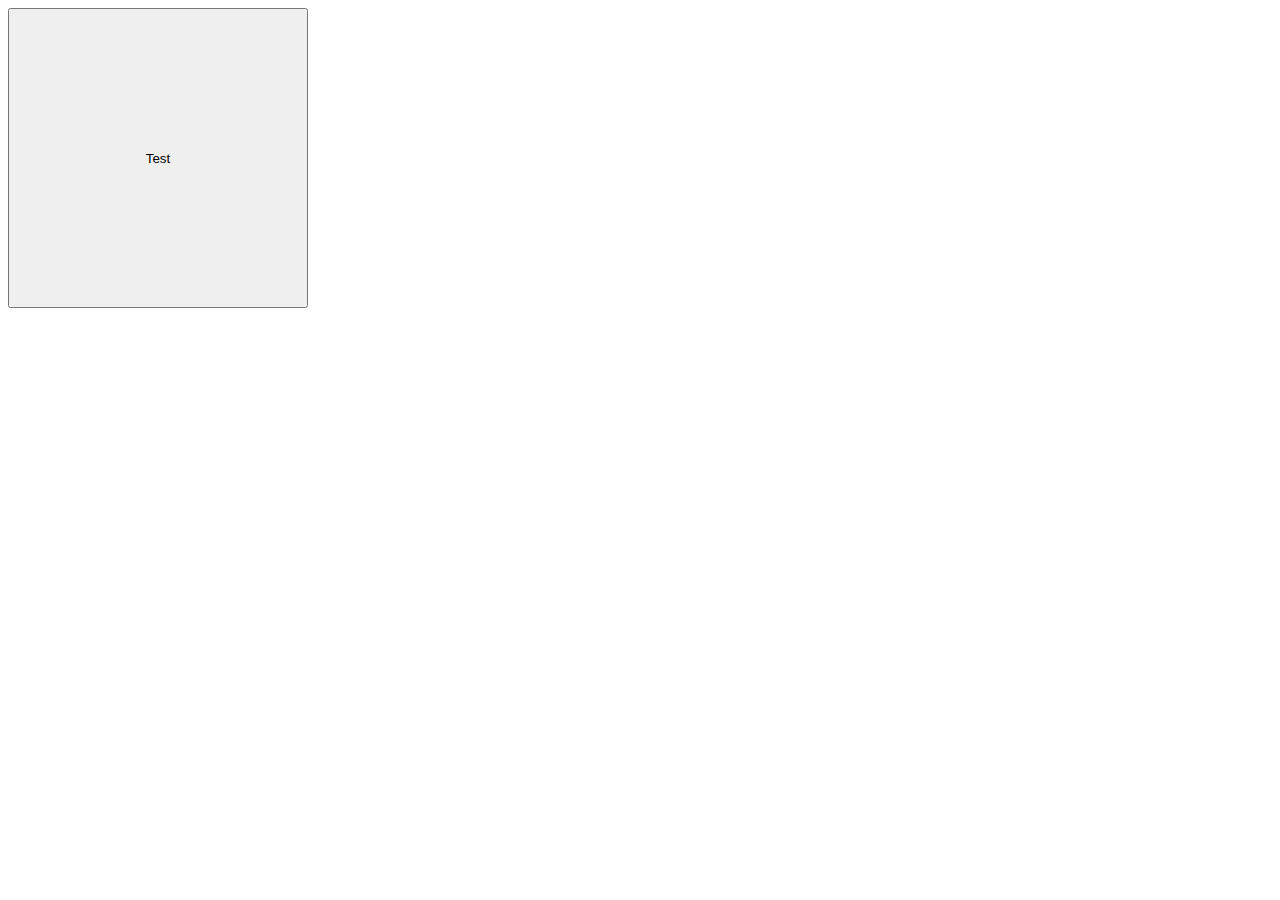
<file: test.html>
<!DOCTYPE html>
<html>
    <head>
        <meta charset="UTF-8">

        <title>Stadion Navigator</title>

        <!-- <link rel="stylesheet" href="css/style.css" /> -->
        <script src="overlay.js"></script>
        <!-- <script src="js/webfunctions.js"></script> -->
        <style>
            button{
                width: 300px;
                height: 300px;

            }
        </style>
    </head>
    <body>
        <!-- <div class="main"> -->
            <!-- <img src="img/stadion.png" alt="Alternativ Text"> -->
            <button onClick="start()" value="Start">Test</button>
        <!-- </div> -->
    </body>
</html>
</file>
<file: css/style.css>
:root{
    /* color-scheme: light; */
    --body-bg-color: transparent;
    --inner-body-bg-color: rgb(112, 112, 112);

    --font-color: black;
}

body{
    background-color: var(--body-bg-color);
    font-family:Arial, Helvetica, sans-serif;
    color: var(--font-color);
    padding: 1%;
    font-size: 3vh;
}

.inner-body{
    position: relative;
    background-color: var(--inner-body-bg-color);
    padding: 3%;
    border-radius: 1vh;
}

h1{
    text-align: center;
}

#start_b{
    top: 50%;
    left: 50%;
    transform: translate(-50% -50%);
    width: 100%;
    height: auto;
}

#popup{
    position: absolute;
    top: 25%;
    left: 25%;
    transform: translate(-50% -50%);
    width: 50%;
    display: none;
    padding: 3%;
    border-radius: 1vh;
    background-color: var(--inner-body-bg-color);
    text-align: center;
}
/* .map{
    display: none;
} */
#map{
    display: none;
    position: relative;
    width: 100%;
    height: auto;

}

.navbar{
    display: none;
}
</file>
